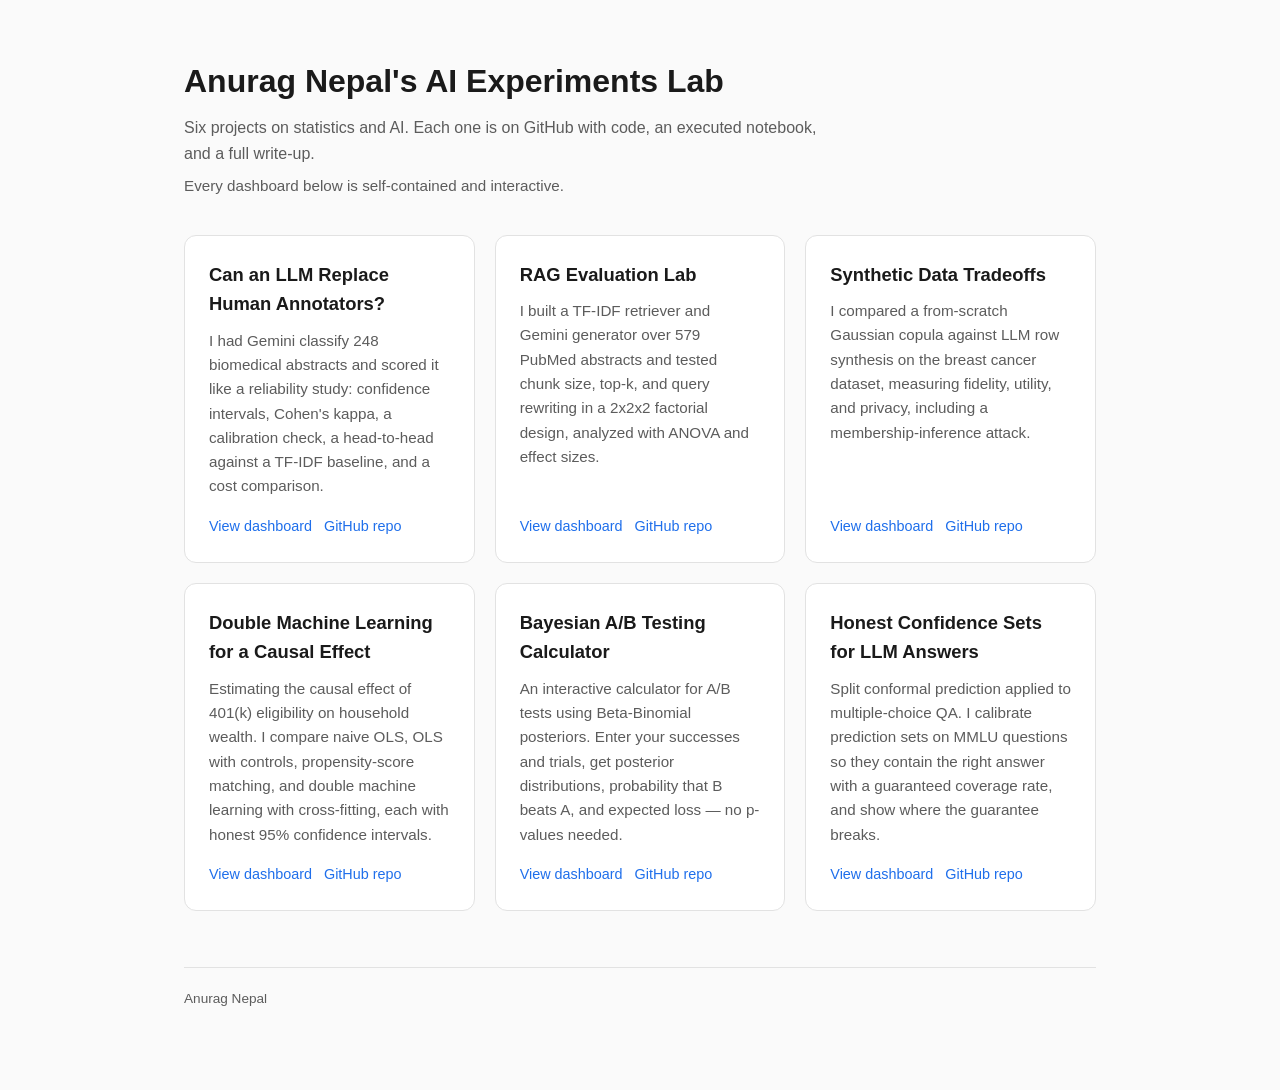
<file: index.html>
<!DOCTYPE html>
<html lang="en">
<head>
<meta charset="utf-8">
<meta name="viewport" content="width=device-width, initial-scale=1">
<title>Anurag Nepal's AI Experiments Lab</title>
<meta name="description" content="Six hands-on AI and statistics projects by Anurag Nepal: LLM annotator reliability, RAG evaluation, synthetic data tradeoffs, double machine learning, Bayesian A/B testing, and conformal prediction for LLMs.">
<style>
  :root { --ink: #1a1a1a; --muted: #5c5c5c; --line: #e2e2e2; --accent: #1f6feb; --bg: #fafafa; }
  * { box-sizing: border-box; }
  body { font-family: -apple-system, "Segoe UI", Roboto, Helvetica, Arial, sans-serif; color: var(--ink); background: var(--bg); margin: 0; line-height: 1.6; }
  .wrap { max-width: 960px; margin: 0 auto; padding: 56px 24px 80px; }
  header h1 { font-size: 2rem; margin: 0 0 8px; }
  header p { color: var(--muted); max-width: 640px; margin: 0 0 8px; }
  header .note { font-size: 0.95rem; }
  .grid { display: grid; grid-template-columns: repeat(auto-fit, minmax(280px, 1fr)); gap: 20px; margin-top: 36px; }
  .card { background: #fff; border: 1px solid var(--line); border-radius: 12px; padding: 24px; display: flex; flex-direction: column; }
  .card h2 { font-size: 1.15rem; margin: 0 0 10px; }
  .card h2 a { color: var(--ink); text-decoration: none; }
  .card h2 a:hover { color: var(--accent); }
  .card p { color: var(--muted); font-size: 0.95rem; margin: 0 0 16px; flex: 1; }
  .links { display: flex; gap: 12px; font-size: 0.9rem; }
  .links a { color: var(--accent); text-decoration: none; }
  .links a:hover { text-decoration: underline; }
  footer { margin-top: 56px; color: var(--muted); font-size: 0.85rem; border-top: 1px solid var(--line); padding-top: 20px; }
</style>
</head>
<body>
<div class="wrap">
  <header>
    <h1>Anurag Nepal's AI Experiments Lab</h1>
    <p>Six projects on statistics and AI. Each one is on GitHub with code, an executed notebook, and a full write-up.</p>
    <p class="note">Every dashboard below is self-contained and interactive.</p>
  </header>

  <div class="grid">
    <div class="card">
      <h2><a href="/llm-annotator-reliability">Can an LLM Replace Human Annotators?</a></h2>
      <p>I had Gemini classify 248 biomedical abstracts and scored it like a reliability study: confidence intervals, Cohen's kappa, a calibration check, a head-to-head against a TF-IDF baseline, and a cost comparison.</p>
      <div class="links">
        <a href="/llm-annotator-reliability">View dashboard</a>
        <a href="https://github.com/nepalanurag/llm-annotator-reliability">GitHub repo</a>
      </div>
    </div>

    <div class="card">
      <h2><a href="/rag-eval-lab">RAG Evaluation Lab</a></h2>
      <p>I built a TF-IDF retriever and Gemini generator over 579 PubMed abstracts and tested chunk size, top-k, and query rewriting in a 2x2x2 factorial design, analyzed with ANOVA and effect sizes.</p>
      <div class="links">
        <a href="/rag-eval-lab">View dashboard</a>
        <a href="https://github.com/nepalanurag/rag-eval-lab">GitHub repo</a>
      </div>
    </div>

    <div class="card">
      <h2><a href="/synthetic-data-tradeoffs">Synthetic Data Tradeoffs</a></h2>
      <p>I compared a from-scratch Gaussian copula against LLM row synthesis on the breast cancer dataset, measuring fidelity, utility, and privacy, including a membership-inference attack.</p>
      <div class="links">
        <a href="/synthetic-data-tradeoffs">View dashboard</a>
        <a href="https://github.com/nepalanurag/synthetic-data-tradeoffs">GitHub repo</a>
      </div>
    </div>

    <div class="card">
      <h2><a href="/causal-double-ml">Double Machine Learning for a Causal Effect</a></h2>
      <p>Estimating the causal effect of 401(k) eligibility on household wealth. I compare naive OLS, OLS with controls, propensity-score matching, and double machine learning with cross-fitting, each with honest 95% confidence intervals.</p>
      <div class="links">
        <a href="/causal-double-ml">View dashboard</a>
        <a href="https://github.com/nepalanurag/causal-double-ml">GitHub repo</a>
      </div>
    </div>

    <div class="card">
      <h2><a href="/bayes-ab-testing">Bayesian A/B Testing Calculator</a></h2>
      <p>An interactive calculator for A/B tests using Beta-Binomial posteriors. Enter your successes and trials, get posterior distributions, probability that B beats A, and expected loss — no p-values needed.</p>
      <div class="links">
        <a href="/bayes-ab-testing">View dashboard</a>
        <a href="https://github.com/nepalanurag/bayes-ab-testing">GitHub repo</a>
      </div>
    </div>

    <div class="card">
      <h2><a href="/conformal-llm">Honest Confidence Sets for LLM Answers</a></h2>
      <p>Split conformal prediction applied to multiple-choice QA. I calibrate prediction sets on MMLU questions so they contain the right answer with a guaranteed coverage rate, and show where the guarantee breaks.</p>
      <div class="links">
        <a href="/conformal-llm">View dashboard</a>
        <a href="https://github.com/nepalanurag/conformal-llm">GitHub repo</a>
      </div>
    </div>
  </div>

  <footer>
    Anurag Nepal
  </footer>
</div>
</body>
</html>
</file>
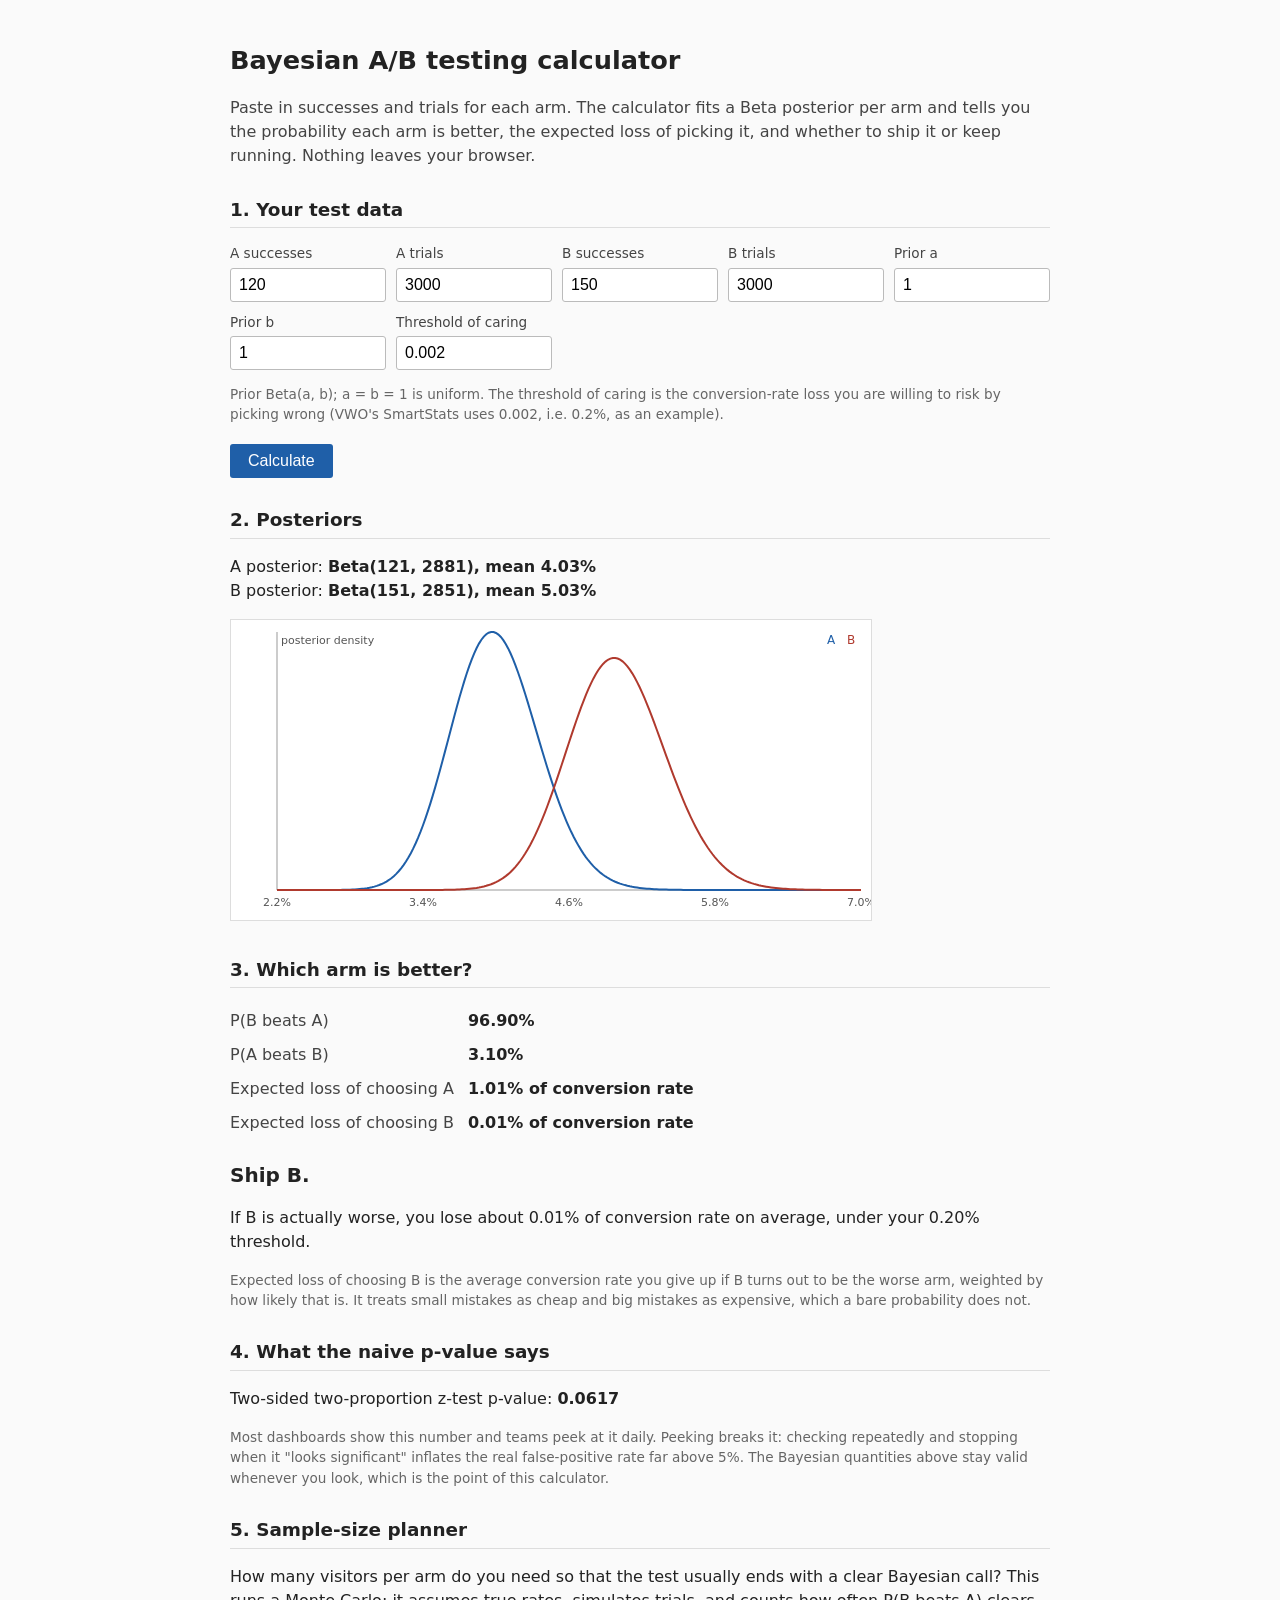
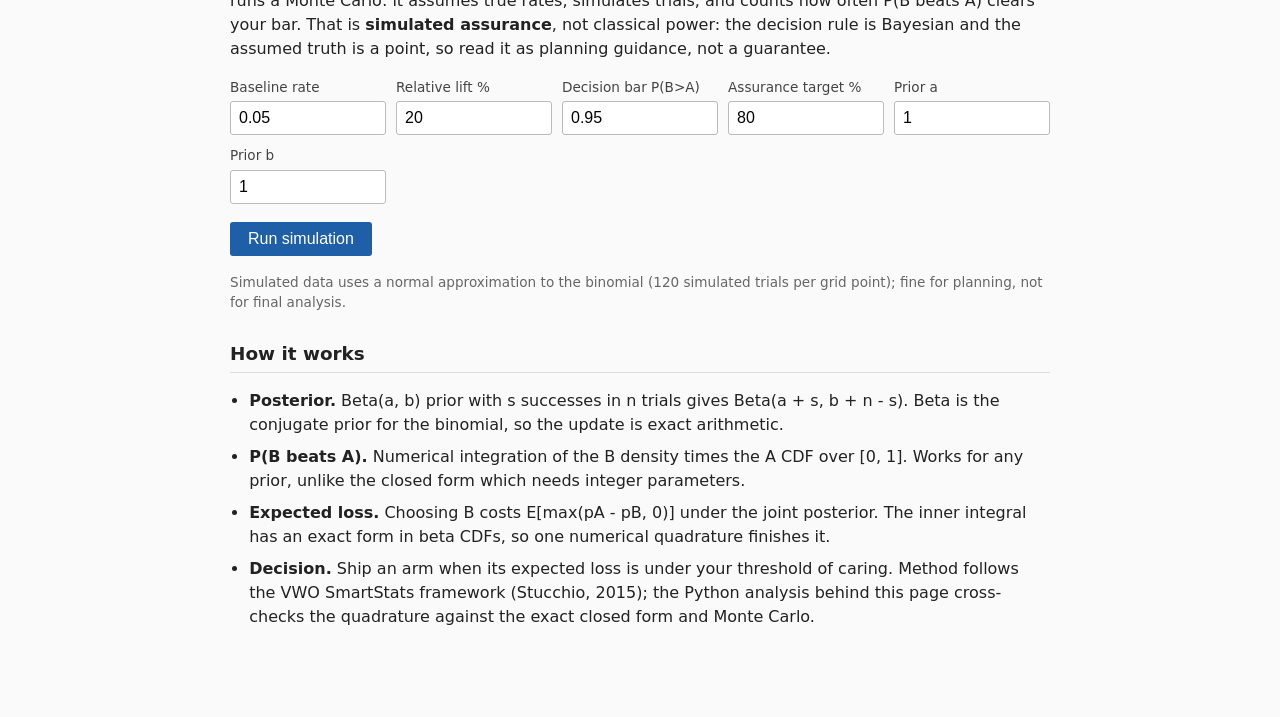
<file: bayes-ab-testing/index.html>
<!DOCTYPE html>
<html lang="en">
<head>
<meta charset="utf-8">
<meta name="viewport" content="width=device-width, initial-scale=1">
<title>Bayesian A/B testing calculator</title>
<meta name="description" content="Paste in successes and trials per arm; get Beta posteriors, P(B beats A), expected loss, a ship/keep-running call, and a simulation-based sample-size planner.">
<link rel="stylesheet" href="style.css">
</head>
<body>
<main>
  <h1>Bayesian A/B testing calculator</h1>
  <p class="lede">Paste in successes and trials for each arm. The calculator fits a
  Beta posterior per arm and tells you the probability each arm is better,
  the expected loss of picking it, and whether to ship it or keep running.
  Nothing leaves your browser.</p>

  <section>
    <h2>1. Your test data</h2>
    <div class="grid">
      <label>A successes <input id="sA" type="number" value="120" min="0"></label>
      <label>A trials <input id="nA" type="number" value="3000" min="1"></label>
      <label>B successes <input id="sB" type="number" value="150" min="0"></label>
      <label>B trials <input id="nB" type="number" value="3000" min="1"></label>
      <label>Prior a <input id="pa" type="number" value="1" min="0.01" step="any"></label>
      <label>Prior b <input id="pb" type="number" value="1" min="0.01" step="any"></label>
      <label>Threshold of caring <input id="eps" type="number" value="0.002" min="0.0001" step="any"></label>
    </div>
    <p class="hint">Prior Beta(a, b); a = b = 1 is uniform. The threshold of caring
    is the conversion-rate loss you are willing to risk by picking wrong
    (VWO's SmartStats uses 0.002, i.e. 0.2%, as an example).</p>
    <button id="calcBtn">Calculate</button>
    <p id="err" class="err"></p>
  </section>

  <section>
    <h2>2. Posteriors</h2>
    <p>A posterior: <b id="postA"></b><br>
       B posterior: <b id="postB"></b></p>
    <canvas id="plot" width="640" height="300"></canvas>
  </section>

  <section>
    <h2>3. Which arm is better?</h2>
    <table>
      <tr><td>P(B beats A)</td><td><b id="pBeatB"></b></td></tr>
      <tr><td>P(A beats B)</td><td><b id="pBeatA"></b></td></tr>
      <tr><td>Expected loss of choosing A</td><td><b id="lossA"></b></td></tr>
      <tr><td>Expected loss of choosing B</td><td><b id="lossB"></b></td></tr>
    </table>
    <p class="decision" id="decision"></p>
    <p id="decisionWhy"></p>
    <p class="hint">Expected loss of choosing B is the average conversion rate you
    give up if B turns out to be the worse arm, weighted by how likely that is.
    It treats small mistakes as cheap and big mistakes as expensive, which a
    bare probability does not.</p>
  </section>

  <section>
    <h2>4. What the naive p-value says</h2>
    <p>Two-sided two-proportion z-test p-value: <b id="pval"></b></p>
    <p class="hint">Most dashboards show this number and teams peek at it daily.
    Peeking breaks it: checking repeatedly and stopping when it "looks significant"
    inflates the real false-positive rate far above 5%. The Bayesian quantities
    above stay valid whenever you look, which is the point of this calculator.</p>
  </section>

  <section>
    <h2>5. Sample-size planner</h2>
    <p>How many visitors per arm do you need so that the test usually ends with a
    clear Bayesian call? This runs a Monte Carlo: it assumes true rates, simulates
    trials, and counts how often P(B beats A) clears your bar. That is
    <b>simulated assurance</b>, not classical power: the decision rule is Bayesian
    and the assumed truth is a point, so read it as planning guidance, not a guarantee.</p>
    <div class="grid">
      <label>Baseline rate <input id="ppA" type="number" value="0.05" step="any" min="0.001" max="0.999"></label>
      <label>Relative lift % <input id="plift" type="number" value="20" step="any" min="0.1"></label>
      <label>Decision bar P(B&gt;A) <input id="ptau" type="number" value="0.95" step="any" min="0.5" max="0.999"></label>
      <label>Assurance target % <input id="ptarget" type="number" value="80" step="any" min="1" max="99"></label>
      <label>Prior a <input id="ppa" type="number" value="1" min="0.01" step="any"></label>
      <label>Prior b <input id="ppb" type="number" value="1" min="0.01" step="any"></label>
    </div>
    <button id="planBtn">Run simulation</button>
    <p id="planErr" class="err"></p>
    <p id="planOut"></p>
    <p class="hint">Simulated data uses a normal approximation to the binomial
    (120 simulated trials per grid point); fine for planning, not for final analysis.</p>
  </section>

  <section>
    <h2>How it works</h2>
    <ul>
      <li><b>Posterior.</b> Beta(a, b) prior with s successes in n trials gives
      Beta(a + s, b + n - s). Beta is the conjugate prior for the binomial, so
      the update is exact arithmetic.</li>
      <li><b>P(B beats A).</b> Numerical integration of the B density times the
      A CDF over [0, 1]. Works for any prior, unlike the closed form which needs
      integer parameters.</li>
      <li><b>Expected loss.</b> Choosing B costs E[max(pA - pB, 0)] under the
      joint posterior. The inner integral has an exact form in beta CDFs, so one
      numerical quadrature finishes it.</li>
      <li><b>Decision.</b> Ship an arm when its expected loss is under your
      threshold of caring. Method follows the VWO SmartStats framework
      (Stucchio, 2015); the Python analysis behind this page cross-checks the
      quadrature against the exact closed form and Monte Carlo.</li>
    </ul>
  </section>
</main>
<script src="app.js"></script>
</body>
</html>
</file>
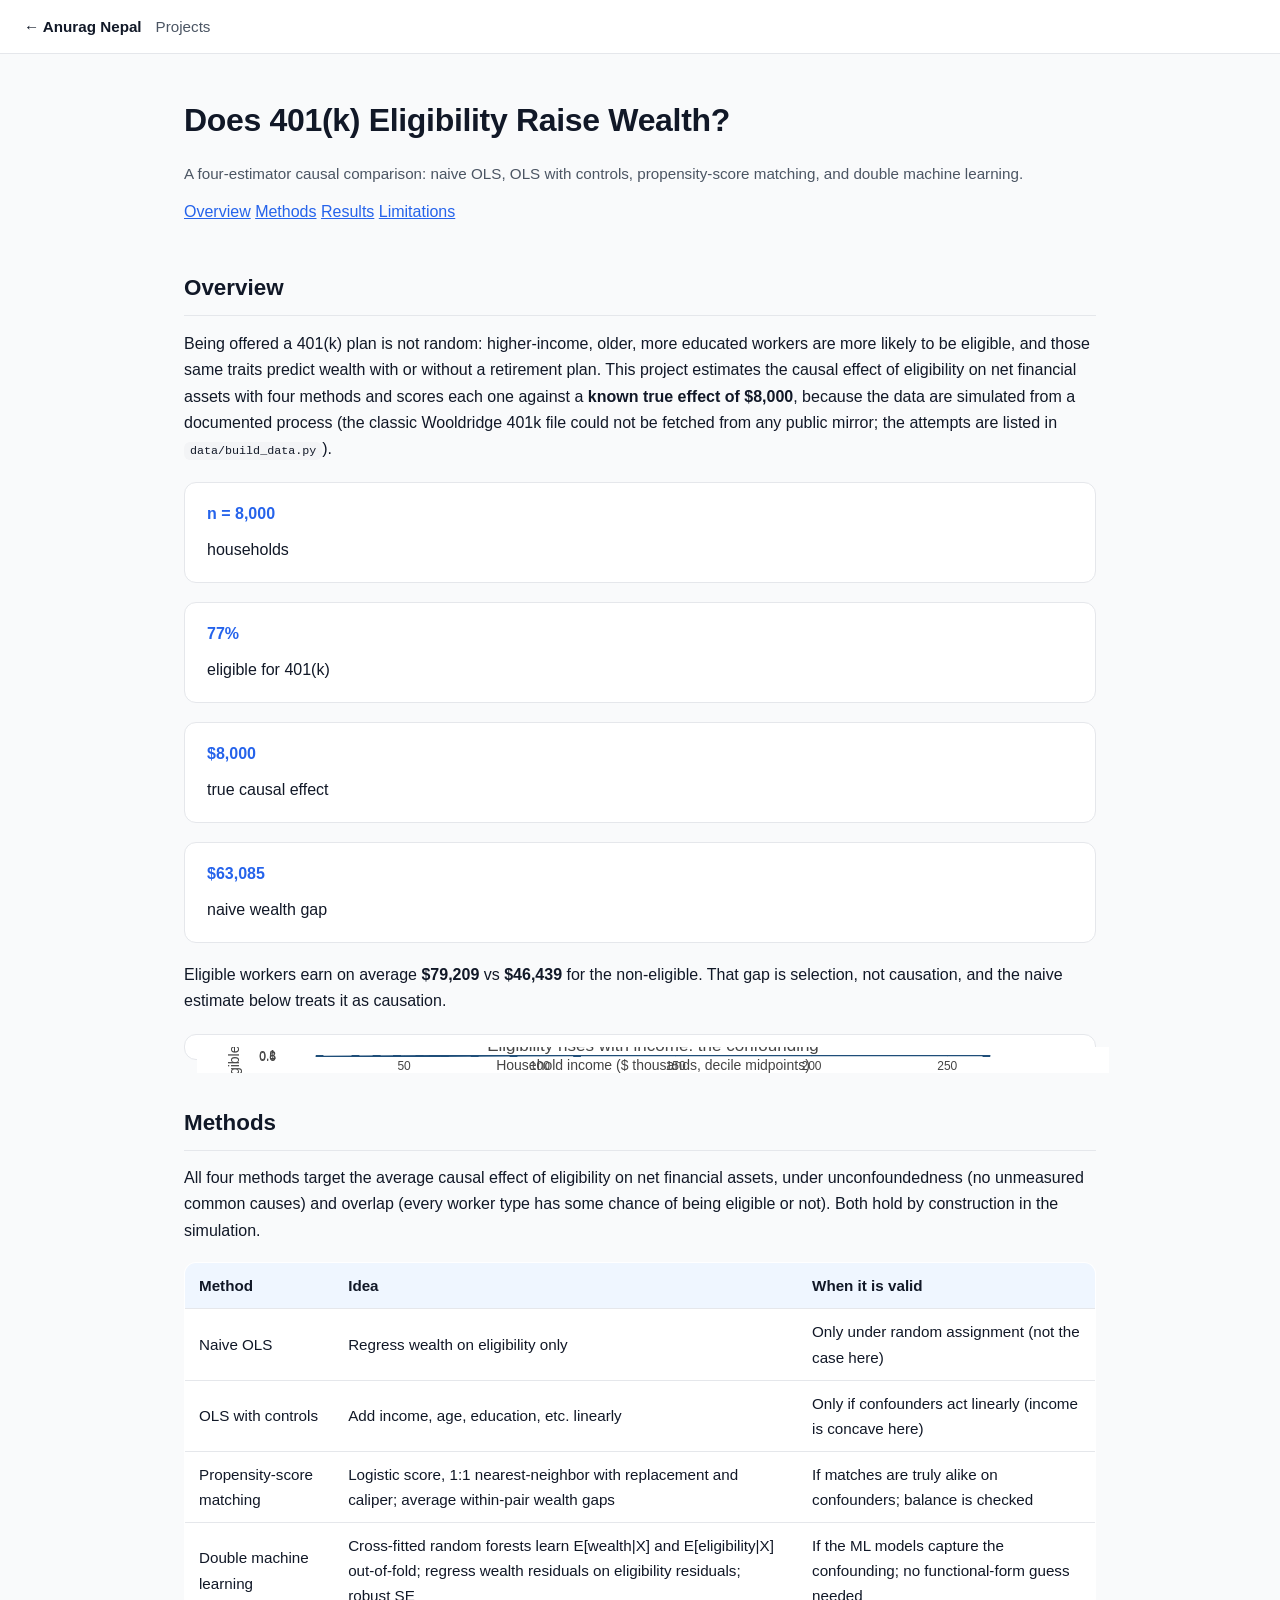
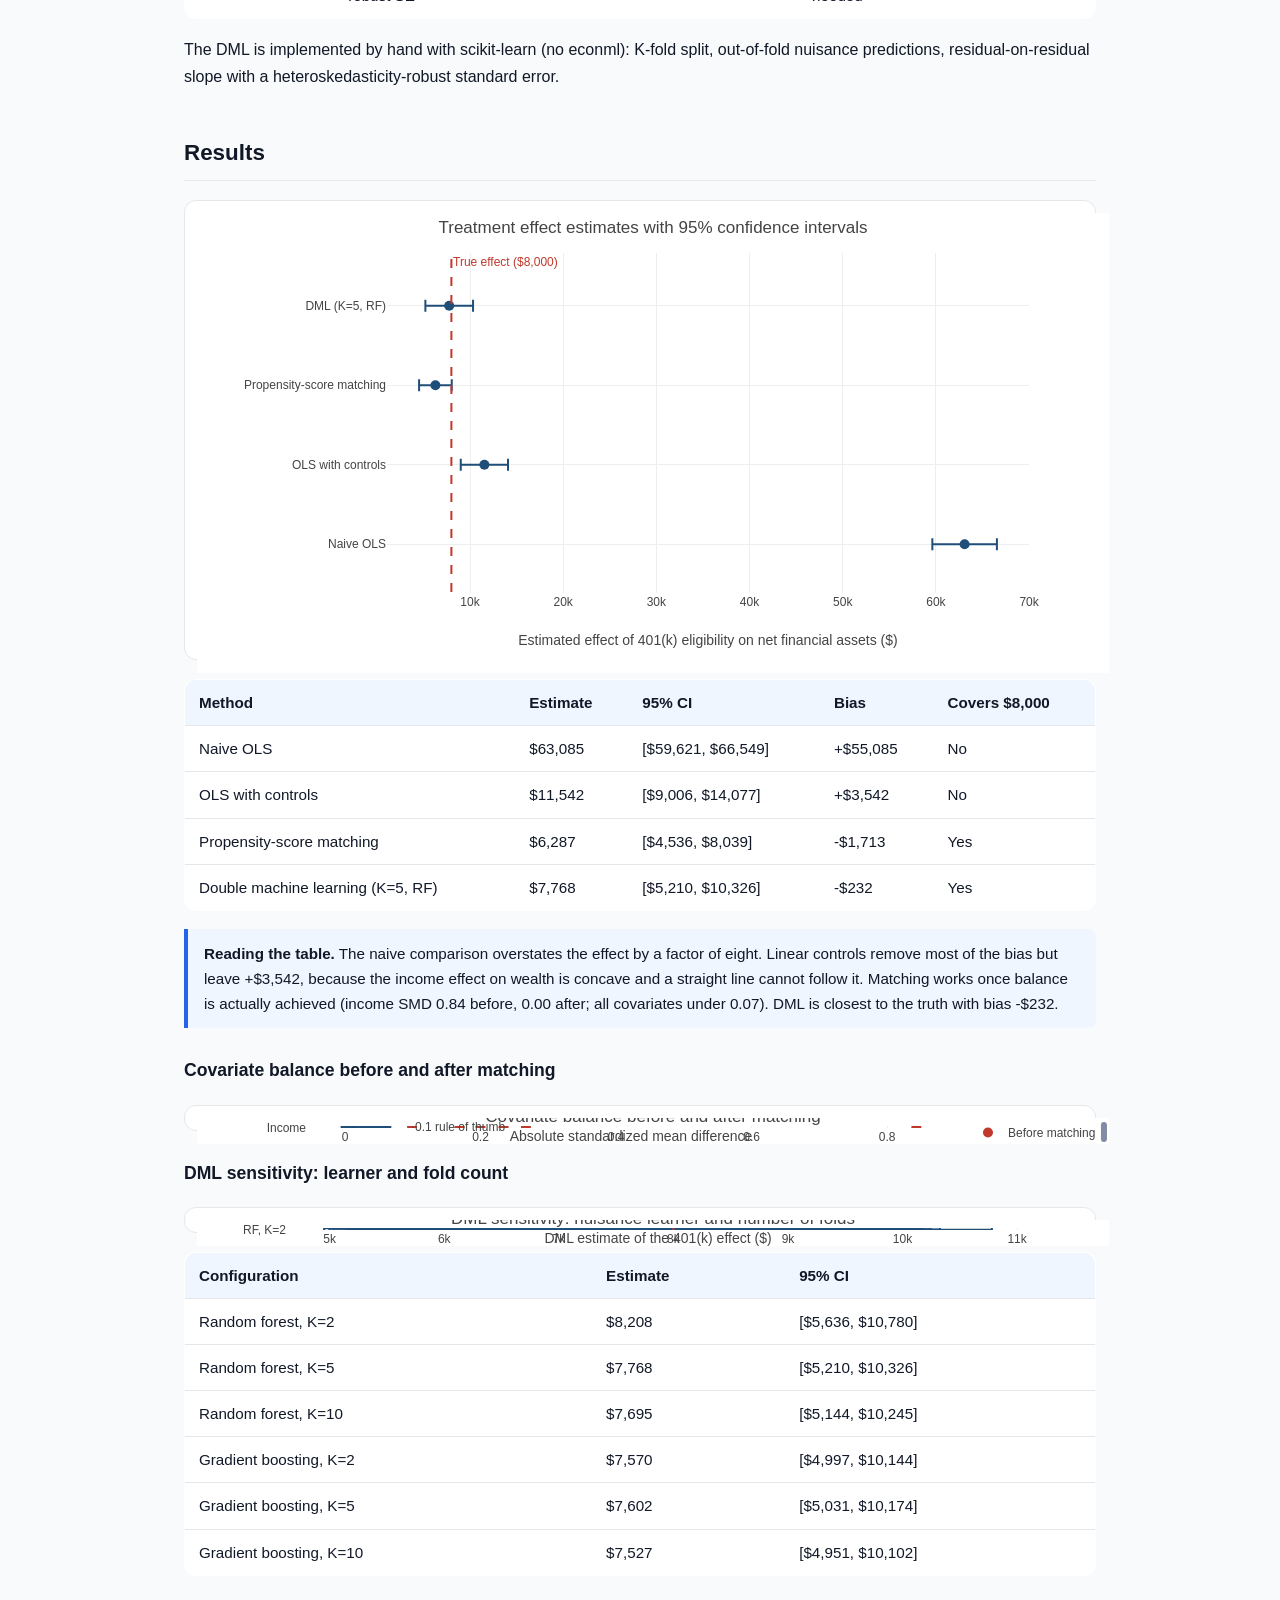
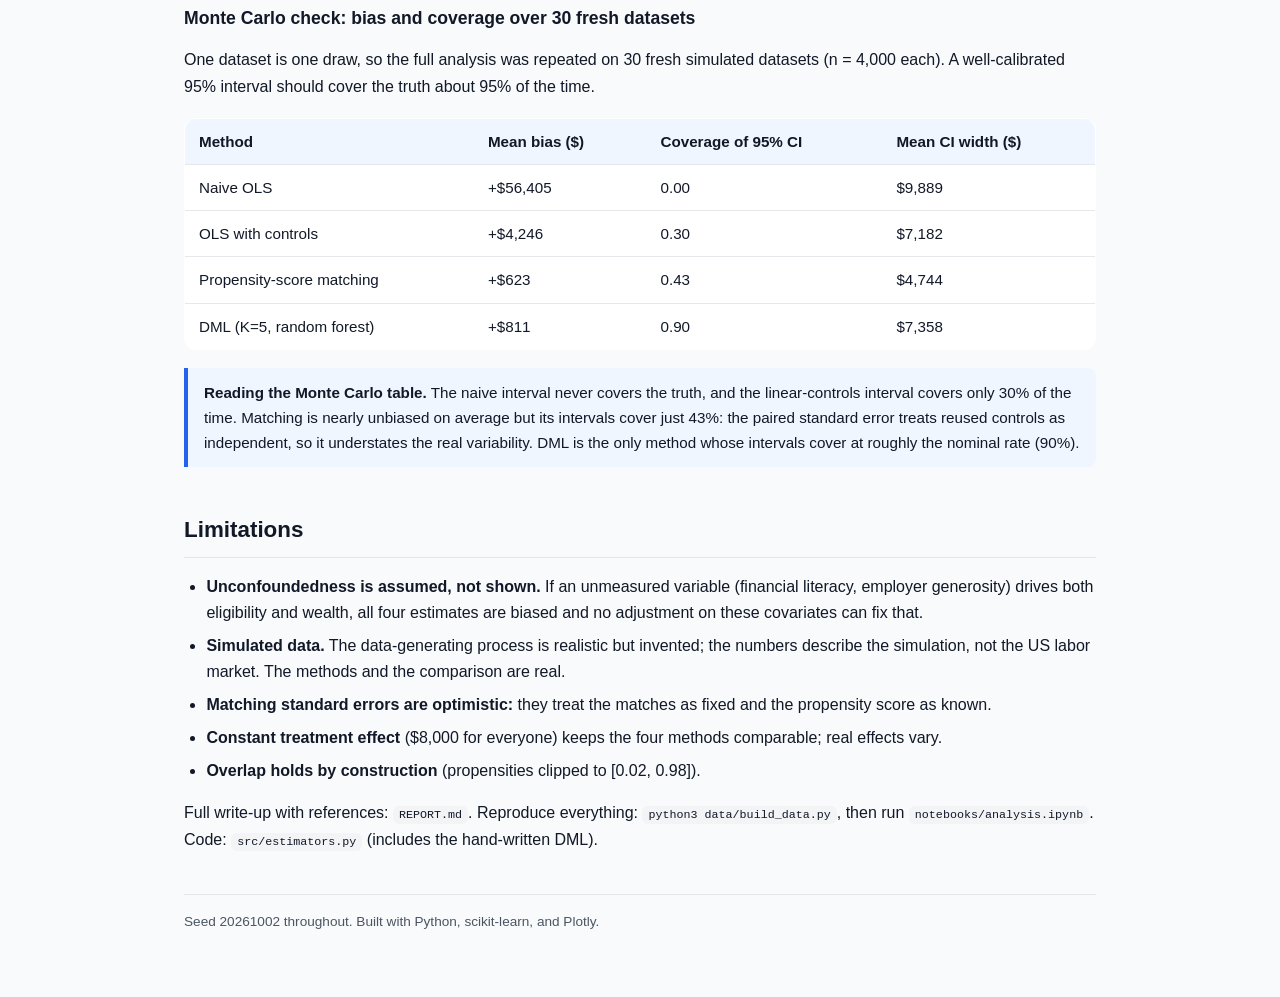
<file: causal-double-ml/index.html>
<!DOCTYPE html>
<html lang="en">
<head>
<meta charset="utf-8">
<meta name="viewport" content="width=device-width, initial-scale=1">
<title>Does 401(k) Eligibility Raise Wealth? | Double Machine Learning</title>
<script src="https://cdn.plot.ly/plotly-2.35.2.min.js"></script>
<style>
  :root {
    --bg: #f9fafb;
    --card: #ffffff;
    --ink: #111827;
    --muted: #4b5563;
    --line: #e5e7eb;
    --accent: #2563eb;
    --accent-soft: #eff6ff;
  }
  * { box-sizing: border-box; }
  body {
    font-family: ui-sans-serif, -apple-system, "Segoe UI", Roboto, Helvetica, Arial, sans-serif;
    color: var(--ink); background: var(--bg); margin: 0; line-height: 1.65;
  }
  .topnav {
    background: var(--card); border-bottom: 1px solid var(--line);
    padding: 14px 24px; display: flex; align-items: center; gap: 14px;
    font-size: 0.95rem; position: sticky; top: 0; z-index: 10;
  }
  .topnav a { color: var(--ink); text-decoration: none; font-weight: 600; }
  .topnav a:hover { color: var(--accent); }
  .topnav span { color: var(--muted); }
  .page { max-width: 960px; margin: 0 auto; padding: 40px 24px 64px; }
  h1 { font-size: 2rem; margin: 0 0 0.3em; letter-spacing: -0.01em; }
  h2 { font-size: 1.4rem; margin: 2em 0 0.6em; padding-bottom: 8px; border-bottom: 1px solid var(--line); }
  h3 { font-size: 1.1rem; margin: 1.6em 0 0.5em; }
  .byline, .sub { color: var(--muted); font-size: 0.95rem; }
  a { color: var(--accent); }
  p { margin: 0.9em 0; }
  section { margin-bottom: 1em; }
  code { background: #f3f4f6; padding: 2px 6px; border-radius: 6px; font-size: 0.9em; }
  .statgrid { display: grid; grid-template-columns: repeat(auto-fit, minmax(210px, 1fr)); gap: 16px; margin: 1.4em 0; }
  .stat { background: var(--card); border: 1px solid var(--line); border-radius: 12px; padding: 16px 18px; }
  .stat .v { font-size: 1.6rem; font-weight: 700; color: var(--accent); }
  .stat .l { font-size: 0.85rem; color: var(--muted); margin-top: 4px; }
  .card { background: var(--card); border: 1px solid var(--line); border-radius: 12px; padding: 20px 22px; margin: 1.2em 0; }
  .card h3 { margin-top: 0; }
  .desc { color: var(--muted); font-size: 0.9rem; }
  .best { font-size: 0.95rem; margin: 12px 0 0; }
  .kpi { background: var(--card); border: 1px solid var(--line); border-radius: 12px; padding: 18px 22px; margin: 1.2em 0; display: grid; gap: 10px; }
  .kpi b { color: var(--accent); margin-right: 8px; }
  .plot, .chart { background: var(--card); border: 1px solid var(--line); border-radius: 12px; padding: 12px; margin: 1.2em 0; }
  .chart { width: 100%; height: 420px; }
  table { border-collapse: collapse; width: 100%; margin: 1.2em 0; font-size: 0.95rem; background: var(--card); border: 1px solid var(--line); border-radius: 12px; overflow: hidden; }
  th, td { padding: 10px 14px; text-align: left; border-bottom: 1px solid var(--line); }
  th { background: var(--accent-soft); font-weight: 600; }
  tr:last-child td { border-bottom: none; }
  .note { background: var(--accent-soft); border-left: 4px solid var(--accent); padding: 12px 16px; margin: 1.2em 0; font-size: 0.95rem; border-radius: 0 8px 8px 0; }
  img.fig { max-width: 100%; border: 1px solid var(--line); border-radius: 12px; margin: 1em 0; }
  ul, ol { padding-left: 1.4em; }
  li { margin: 0.4em 0; }
  footer { margin-top: 3em; color: var(--muted); font-size: 0.85rem; border-top: 1px solid var(--line); padding-top: 16px; }
</style>
</head>
<body>
<nav class="topnav"><a href="https://anurag-nepal-portfolio.vercel.app/">&larr; Anurag Nepal</a><span>Projects</span></nav>
<div class="page">

<h1>Does 401(k) Eligibility Raise Wealth?</h1>
<p class="sub">A four-estimator causal comparison: naive OLS, OLS with controls, propensity-score matching, and double machine learning.</p>

<nav>
  <a href="#overview">Overview</a>
  <a href="#methods">Methods</a>
  <a href="#results">Results</a>
  <a href="#limitations">Limitations</a>
</nav>

<section id="overview">
<h2>Overview</h2>
<p>Being offered a 401(k) plan is not random: higher-income, older, more educated workers are more likely to be eligible, and those same traits predict wealth with or without a retirement plan. This project estimates the causal effect of eligibility on net financial assets with four methods and scores each one against a <b>known true effect of $8,000</b>, because the data are simulated from a documented process (the classic Wooldridge 401k file could not be fetched from any public mirror; the attempts are listed in <code>data/build_data.py</code>).</p>
<div>
  <div class="kpi"><b>n = 8,000</b>households</div>
  <div class="kpi"><b>77%</b>eligible for 401(k)</div>
  <div class="kpi"><b>$8,000</b>true causal effect</div>
  <div class="kpi"><b>$63,085</b>naive wealth gap</div>
</div>
<p>Eligible workers earn on average <b>$79,209</b> vs <b>$46,439</b> for the non-eligible. That gap is selection, not causation, and the naive estimate below treats it as causation.</p>
<div id="confPlot" class="plot"></div>
</section>

<section id="methods">
<h2>Methods</h2>
<p>All four methods target the average causal effect of eligibility on net financial assets, under unconfoundedness (no unmeasured common causes) and overlap (every worker type has some chance of being eligible or not). Both hold by construction in the simulation.</p>
<table>
  <tr><th>Method</th><th>Idea</th><th>When it is valid</th></tr>
  <tr><td>Naive OLS</td><td>Regress wealth on eligibility only</td><td>Only under random assignment (not the case here)</td></tr>
  <tr><td>OLS with controls</td><td>Add income, age, education, etc. linearly</td><td>Only if confounders act linearly (income is concave here)</td></tr>
  <tr><td>Propensity-score matching</td><td>Logistic score, 1:1 nearest-neighbor with replacement and caliper; average within-pair wealth gaps</td><td>If matches are truly alike on confounders; balance is checked</td></tr>
  <tr><td>Double machine learning</td><td>Cross-fitted random forests learn E[wealth|X] and E[eligibility|X] out-of-fold; regress wealth residuals on eligibility residuals; robust SE</td><td>If the ML models capture the confounding; no functional-form guess needed</td></tr>
</table>
<p>The DML is implemented by hand with scikit-learn (no econml): K-fold split, out-of-fold nuisance predictions, residual-on-residual slope with a heteroskedasticity-robust standard error.</p>
</section>

<section id="results">
<h2>Results</h2>
<div id="forestPlot" class="plot" style="height:460px"></div>
<table>
  <tr><th>Method</th><th>Estimate</th><th>95% CI</th><th>Bias</th><th>Covers $8,000</th></tr>
  <tr><td>Naive OLS</td><td>$63,085</td><td>[$59,621, $66,549]</td><td>+$55,085</td><td>No</td></tr>
  <tr><td>OLS with controls</td><td>$11,542</td><td>[$9,006, $14,077]</td><td>+$3,542</td><td>No</td></tr>
  <tr><td>Propensity-score matching</td><td>$6,287</td><td>[$4,536, $8,039]</td><td>-$1,713</td><td>Yes</td></tr>
  <tr><td>Double machine learning (K=5, RF)</td><td>$7,768</td><td>[$5,210, $10,326]</td><td>-$232</td><td>Yes</td></tr>
</table>
<div class="note"><b>Reading the table.</b> The naive comparison overstates the effect by a factor of eight. Linear controls remove most of the bias but leave +$3,542, because the income effect on wealth is concave and a straight line cannot follow it. Matching works once balance is actually achieved (income SMD 0.84 before, 0.00 after; all covariates under 0.07). DML is closest to the truth with bias -$232.</div>
<h3>Covariate balance before and after matching</h3>
<div id="balancePlot" class="plot"></div>
<h3>DML sensitivity: learner and fold count</h3>
<div id="sensPlot" class="plot"></div>
<table>
  <tr><th>Configuration</th><th>Estimate</th><th>95% CI</th></tr>
  <tr><td>Random forest, K=2</td><td>$8,208</td><td>[$5,636, $10,780]</td></tr>
  <tr><td>Random forest, K=5</td><td>$7,768</td><td>[$5,210, $10,326]</td></tr>
  <tr><td>Random forest, K=10</td><td>$7,695</td><td>[$5,144, $10,245]</td></tr>
  <tr><td>Gradient boosting, K=2</td><td>$7,570</td><td>[$4,997, $10,144]</td></tr>
  <tr><td>Gradient boosting, K=5</td><td>$7,602</td><td>[$5,031, $10,174]</td></tr>
  <tr><td>Gradient boosting, K=10</td><td>$7,527</td><td>[$4,951, $10,102]</td></tr>
</table>
<h3>Monte Carlo check: bias and coverage over 30 fresh datasets</h3>
<p>One dataset is one draw, so the full analysis was repeated on 30 fresh simulated datasets (n = 4,000 each). A well-calibrated 95% interval should cover the truth about 95% of the time.</p>
<table id="mcTable">
  <tr><th>Method</th><th>Mean bias ($)</th><th>Coverage of 95% CI</th><th>Mean CI width ($)</th></tr>
  <tr><td>Naive OLS</td><td>+$56,405</td><td>0.00</td><td>$9,889</td></tr>
  <tr><td>OLS with controls</td><td>+$4,246</td><td>0.30</td><td>$7,182</td></tr>
  <tr><td>Propensity-score matching</td><td>+$623</td><td>0.43</td><td>$4,744</td></tr>
  <tr><td>DML (K=5, random forest)</td><td>+$811</td><td>0.90</td><td>$7,358</td></tr>
</table>
<div class="note"><b>Reading the Monte Carlo table.</b> The naive interval never covers the truth, and the linear-controls interval covers only 30% of the time. Matching is nearly unbiased on average but its intervals cover just 43%: the paired standard error treats reused controls as independent, so it understates the real variability. DML is the only method whose intervals cover at roughly the nominal rate (90%).</div>
</section>

<section id="limitations">
<h2>Limitations</h2>
<ul>
  <li><b>Unconfoundedness is assumed, not shown.</b> If an unmeasured variable (financial literacy, employer generosity) drives both eligibility and wealth, all four estimates are biased and no adjustment on these covariates can fix that.</li>
  <li><b>Simulated data.</b> The data-generating process is realistic but invented; the numbers describe the simulation, not the US labor market. The methods and the comparison are real.</li>
  <li><b>Matching standard errors are optimistic:</b> they treat the matches as fixed and the propensity score as known.</li>
  <li><b>Constant treatment effect</b> ($8,000 for everyone) keeps the four methods comparable; real effects vary.</li>
  <li><b>Overlap holds by construction</b> (propensities clipped to [0.02, 0.98]).</li>
</ul>
<p>Full write-up with references: <code>REPORT.md</code>. Reproduce everything: <code>python3 data/build_data.py</code>, then run <code>notebooks/analysis.ipynb</code>. Code: <code>src/estimators.py</code> (includes the hand-written DML).</p>
</section>

<footer>Seed 20261002 throughout. Built with Python, scikit-learn, and Plotly.</footer>

<script>
const BLUE = '#1f4e79', RED = '#c0392b', TRUTH = 8000;

// Confounding: eligibility rate by income decile
Plotly.newPlot('confPlot', [{
  x: [18.9, 32.1, 39.9, 47.4, 55.7, 65.0, 76.0, 90.3, 113.7, 264.4],
  y: [0.497, 0.611, 0.670, 0.685, 0.746, 0.800, 0.859, 0.900, 0.951, 0.975],
  mode: 'lines+markers', name: 'Share eligible',
  line: {color: BLUE}, marker: {color: BLUE, size: 8}
}], { title: 'Eligibility rises with income: the confounding',
      xaxis: {title: 'Household income ($ thousands, decile midpoints)'},
      yaxis: {title: 'Share eligible for 401(k)', range: [0.45, 1.02]},
      margin: {t: 40} }, {responsive: true});

// Forest plot
const methods = ['Naive OLS', 'OLS with controls', 'Propensity-score matching', 'DML (K=5, RF)'];
const est = [63085, 11542, 6287, 7768];
const lo  = [59621, 9006, 4536, 5210];
const hi  = [66549, 14077, 8039, 10326];
Plotly.newPlot('forestPlot', [{
  x: est, y: methods, mode: 'markers',
  error_x: {type: 'data', symmetric: false,
            array: hi.map((h,i)=>h-est[i]), arrayminus: est.map((e,i)=>e-lo[i]),
            color: BLUE, thickness: 2, width: 6},
  marker: {color: BLUE, size: 10}, name: 'Estimate with 95% CI'
}], { title: 'Treatment effect estimates with 95% confidence intervals',
      xaxis: {title: 'Estimated effect of 401(k) eligibility on net financial assets ($)'},
      shapes: [{type: 'line', x0: TRUTH, x1: TRUTH, y0: -0.6, y1: 3.6,
                line: {color: RED, dash: 'dash', width: 2}}],
      annotations: [{x: TRUTH, y: 3.55, text: 'True effect ($8,000)',
                     showarrow: false, xanchor: 'left', font: {color: RED}}],
      margin: {t: 40, l: 190} }, {responsive: true});

// Balance love plot
const covs = ['Income', 'Age', 'Education', 'Family size', 'Married', 'Has IRA', 'Owns home'];
const before = [0.843, 0.234, 0.169, 0.006, 0.200, 0.267, 0.099];
const after  = [0.001, 0.051, 0.013, 0.061, 0.039, 0.056, 0.027];
Plotly.newPlot('balancePlot', [
  {x: before, y: covs, mode: 'markers', name: 'Before matching',
   marker: {color: RED, size: 10}},
  {x: after, y: covs, mode: 'markers', name: 'After matching',
   marker: {color: BLUE, size: 10, symbol: 'square'}}
], { title: 'Covariate balance before and after matching',
     xaxis: {title: 'Absolute standardized mean difference'},
     shapes: [{type: 'line', x0: 0.1, x1: 0.1, y0: -0.6, y1: 6.6,
               line: {color: '#333', dash: 'dash', width: 1}}],
     annotations: [{x: 0.1, y: 6.55, text: '0.1 rule of thumb',
                    showarrow: false, xanchor: 'left'}],
     margin: {t: 40, l: 110} }, {responsive: true});

// Sensitivity plot
const sensLab = ['RF, K=2', 'RF, K=5', 'RF, K=10', 'GBM, K=2', 'GBM, K=5', 'GBM, K=10'];
const sensEst = [8208, 7768, 7695, 7570, 7602, 7527];
const sensLo  = [5636, 5210, 5144, 4997, 5031, 4951];
const sensHi  = [10780, 10326, 10245, 10144, 10174, 10102];
Plotly.newPlot('sensPlot', [{
  x: sensEst, y: sensLab, mode: 'markers',
  error_x: {type: 'data', symmetric: false,
            array: sensHi.map((h,i)=>h-sensEst[i]), arrayminus: sensEst.map((e,i)=>e-sensLo[i]),
            color: BLUE, thickness: 2, width: 5},
  marker: {color: BLUE, size: 9}, name: 'DML estimate with 95% CI'
}], { title: 'DML sensitivity: nuisance learner and number of folds',
      xaxis: {title: 'DML estimate of the 401(k) effect ($)'},
      shapes: [{type: 'line', x0: TRUTH, x1: TRUTH, y0: -0.6, y1: 5.6,
                line: {color: RED, dash: 'dash', width: 2}}],
      margin: {t: 40, l: 90} }, {responsive: true});
</script>
</div>
</body>
</html>
</file>
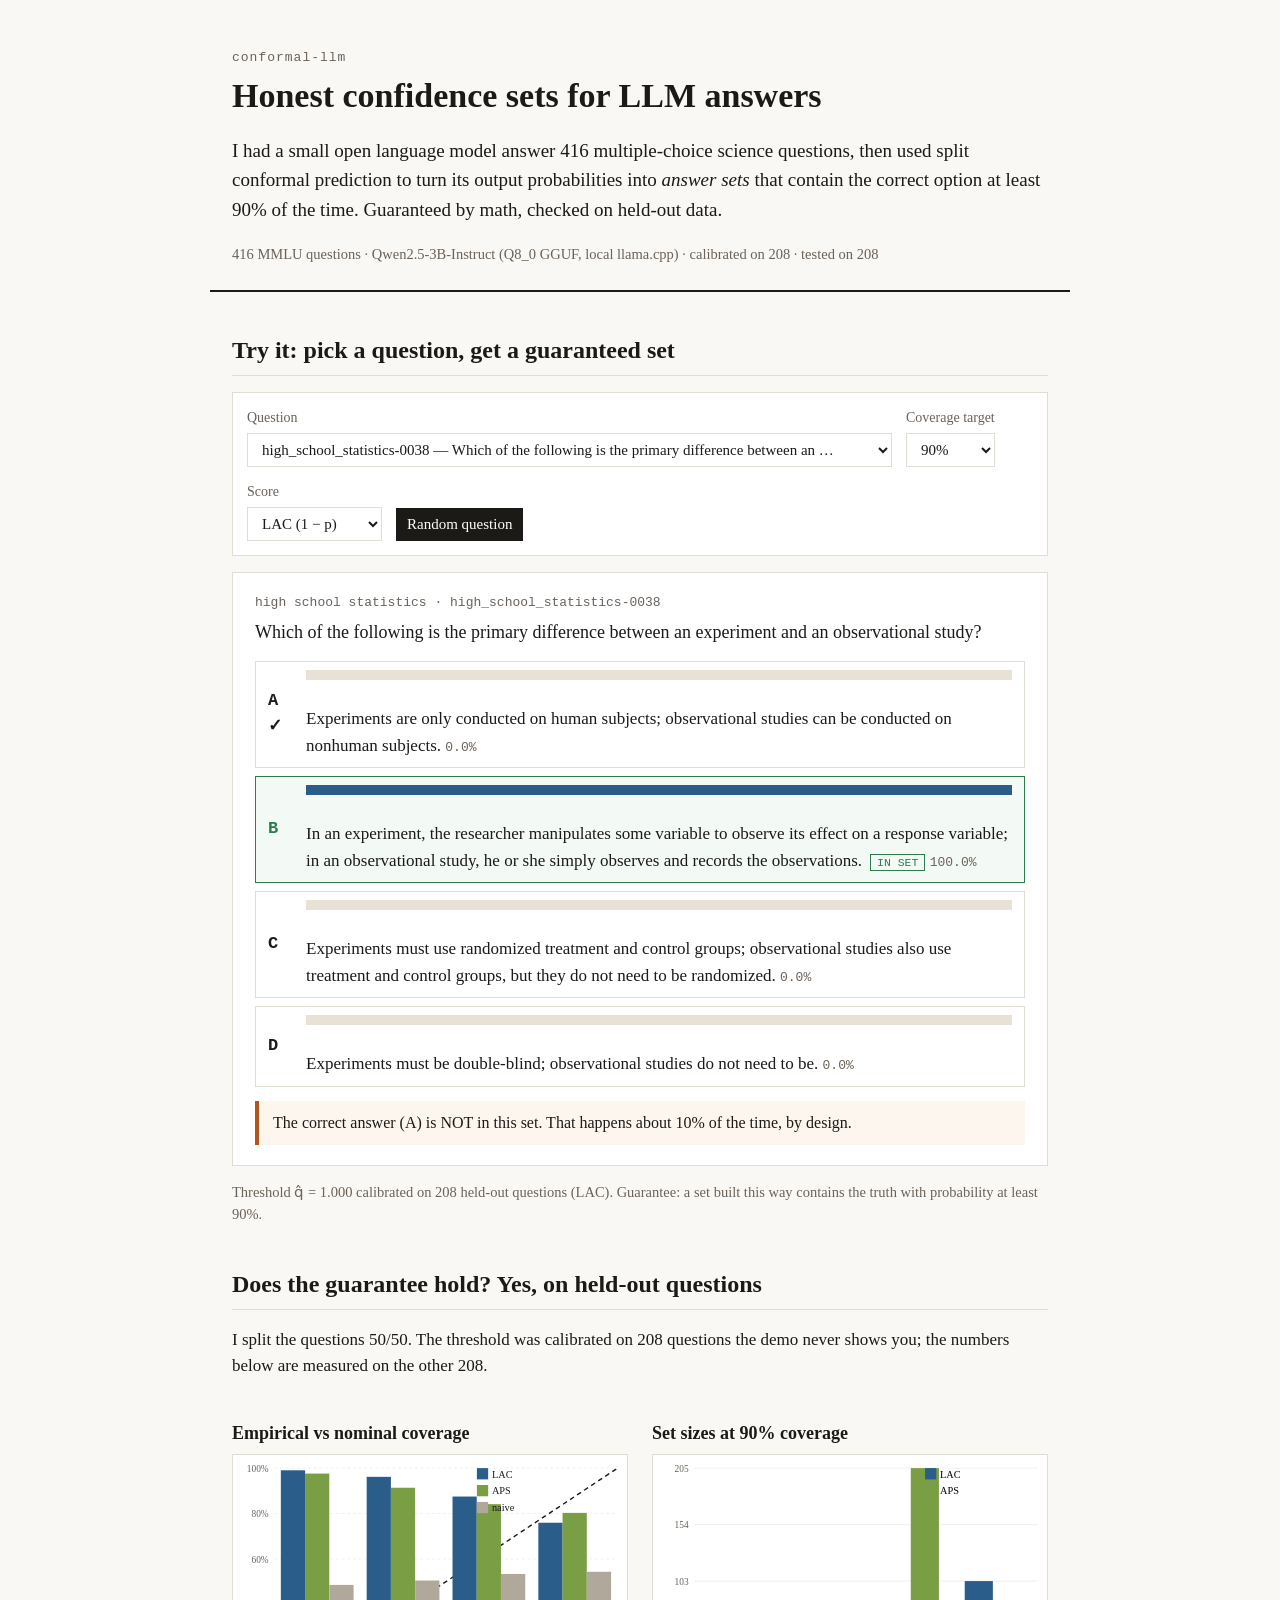
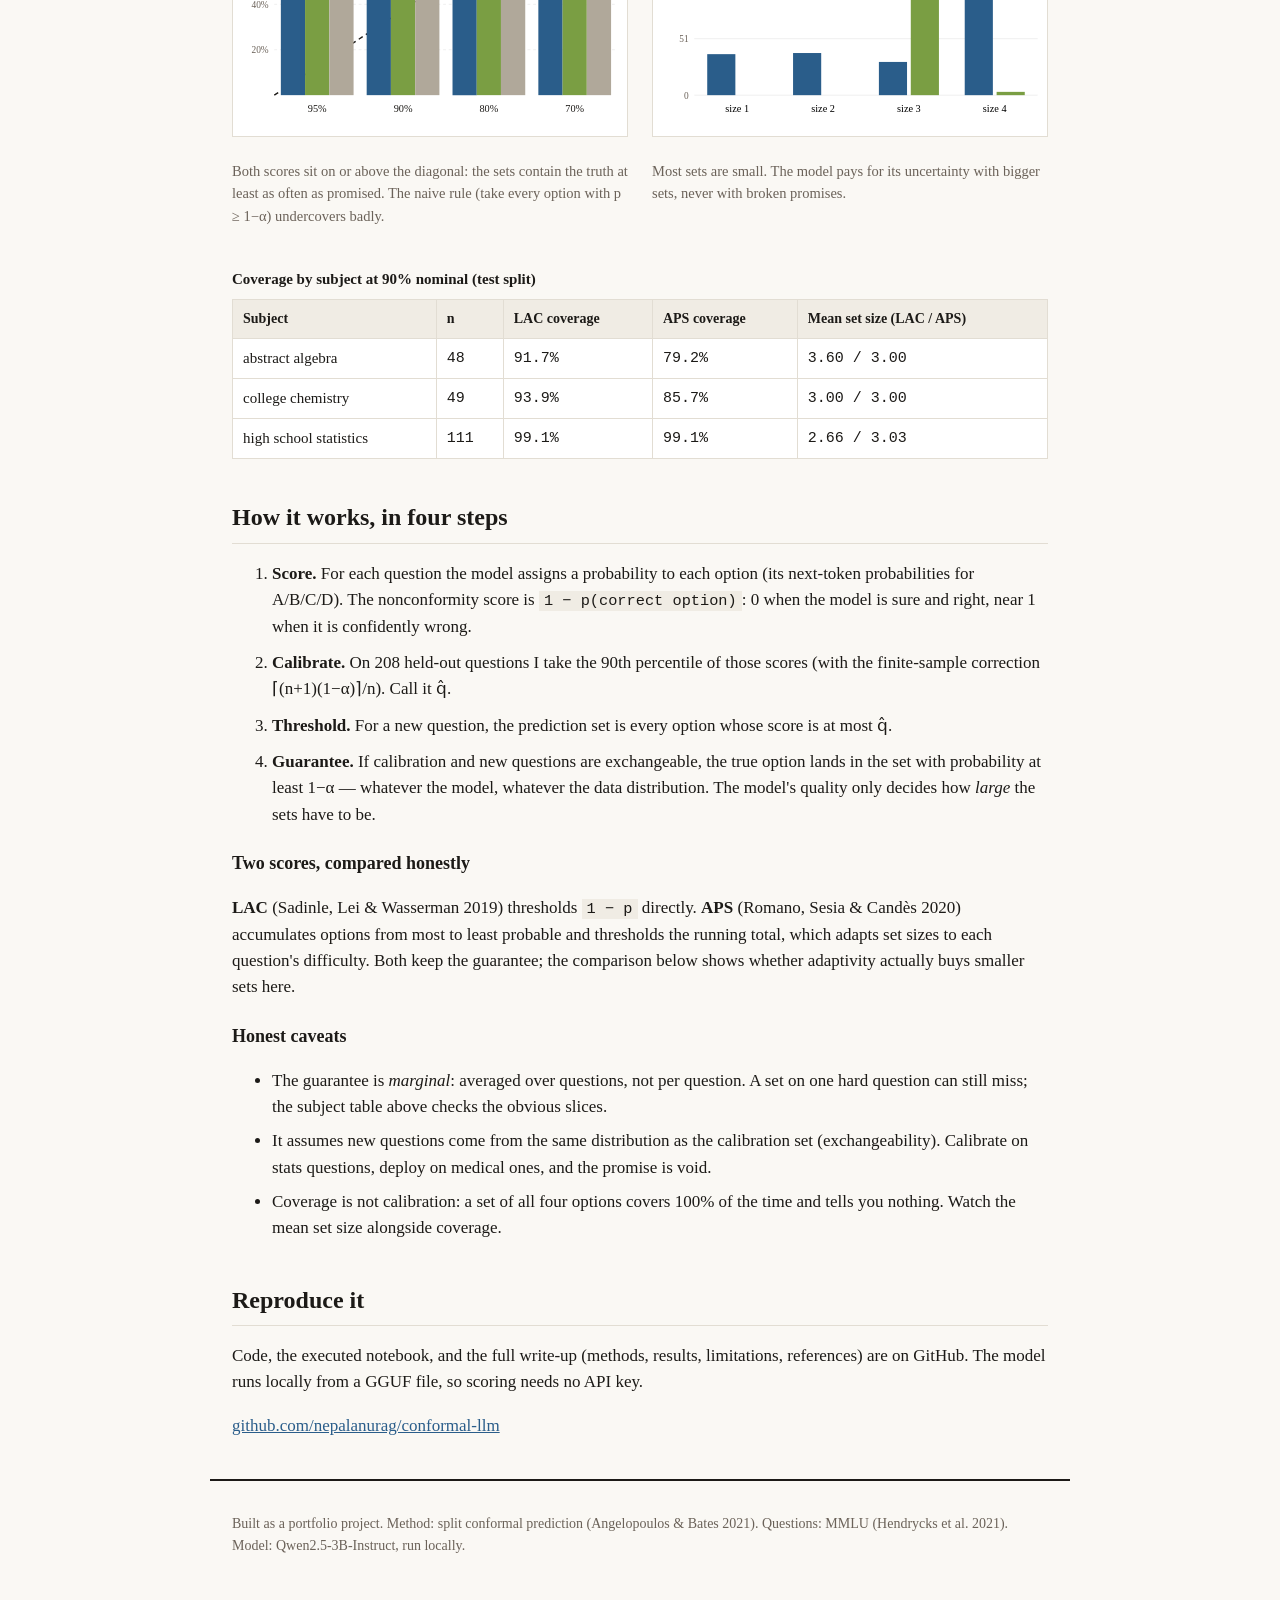
<file: conformal-llm/index.html>
<!DOCTYPE html>
<html lang="en">
<head>
<meta charset="utf-8">
<meta name="viewport" content="width=device-width, initial-scale=1">
<title>Honest confidence sets for LLM answers — conformal prediction demo</title>
<meta name="description" content="A language model answers 416 multiple-choice questions. Split conformal prediction turns its output probabilities into answer sets with a guaranteed 90% coverage. Interactive demo.">
<link rel="stylesheet" href="style.css">
</head>
<body>
<header>
  <p class="kicker">conformal-llm</p>
  <h1>Honest confidence sets for LLM answers</h1>
  <p class="lede">I had a small open language model answer 416 multiple-choice science questions,
  then used split conformal prediction to turn its output probabilities into <em>answer sets</em>
  that contain the correct option at least 90% of the time. Guaranteed by math, checked on held-out data.</p>
  <p class="meta" id="meta-line">loading results&hellip;</p>
</header>

<main>
<section id="demo">
  <h2>Try it: pick a question, get a guaranteed set</h2>
  <div class="controls">
    <label>Question
      <select id="q-select"></select>
    </label>
    <label>Coverage target
      <select id="alpha-select">
        <option value="0.05">95%</option>
        <option value="0.1" selected>90%</option>
        <option value="0.2">80%</option>
        <option value="0.3">70%</option>
      </select>
    </label>
    <label>Score
      <select id="method-select">
        <option value="lac" selected>LAC (1 &minus; p)</option>
        <option value="aps">APS (adaptive)</option>
      </select>
    </label>
    <button id="random-btn" type="button">Random question</button>
  </div>
  <div id="q-card">
    <p id="q-subject" class="subject"></p>
    <p id="q-text" class="question"></p>
    <div id="options"></div>
    <div id="verdict"></div>
  </div>
  <p class="fineprint" id="guarantee-line"></p>
</section>

<section id="evidence">
  <h2>Does the guarantee hold? Yes, on held-out questions</h2>
  <p>I split the questions 50/50. The threshold was calibrated on 208 questions the demo never shows
  you; the numbers below are measured on the other 208.</p>
  <div class="charts">
    <div class="chart">
      <h3>Empirical vs nominal coverage</h3>
      <svg id="coverage-chart" viewBox="0 0 420 300" role="img" aria-label="empirical versus nominal coverage"></svg>
      <p class="caption">Both scores sit on or above the diagonal: the sets contain the truth at least as
      often as promised. The naive rule (take every option with p &ge; 1&minus;&alpha;) undercovers badly.</p>
    </div>
    <div class="chart">
      <h3>Set sizes at 90% coverage</h3>
      <svg id="size-chart" viewBox="0 0 420 300" role="img" aria-label="prediction set size distribution"></svg>
      <p class="caption">Most sets are small. The model pays for its uncertainty with bigger sets, never with broken promises.</p>
    </div>
  </div>
  <table id="subject-table">
    <caption>Coverage by subject at 90% nominal (test split)</caption>
    <thead><tr><th>Subject</th><th>n</th><th>LAC coverage</th><th>APS coverage</th><th>Mean set size (LAC / APS)</th></tr></thead>
    <tbody></tbody>
  </table>
</section>

<section id="how">
  <h2>How it works, in four steps</h2>
  <ol class="steps">
    <li><strong>Score.</strong> For each question the model assigns a probability to each option
      (its next-token probabilities for A/B/C/D). The nonconformity score is
      <code>1 &minus; p(correct option)</code>: 0 when the model is sure and right, near 1 when it is confidently wrong.</li>
    <li><strong>Calibrate.</strong> On 208 held-out questions I take the 90th percentile of those scores
      (with the finite-sample correction &lceil;(n+1)(1&minus;&alpha;)&rceil;/n). Call it q&#770;.</li>
    <li><strong>Threshold.</strong> For a new question, the prediction set is every option whose score is at most q&#770;.</li>
    <li><strong>Guarantee.</strong> If calibration and new questions are exchangeable, the true option lands in the
      set with probability at least 1&minus;&alpha; &mdash; whatever the model, whatever the data distribution.
      The model's quality only decides how <em>large</em> the sets have to be.</li>
  </ol>
  <h3>Two scores, compared honestly</h3>
  <p><strong>LAC</strong> (Sadinle, Lei &amp; Wasserman 2019) thresholds <code>1 &minus; p</code> directly.
  <strong>APS</strong> (Romano, Sesia &amp; Cand&egrave;s 2020) accumulates options from most to least probable
  and thresholds the running total, which adapts set sizes to each question's difficulty.
  Both keep the guarantee; the comparison below shows whether adaptivity actually buys smaller sets here.</p>
  <h3>Honest caveats</h3>
  <ul class="caveats">
    <li>The guarantee is <em>marginal</em>: averaged over questions, not per question. A set on one hard
      question can still miss; the subject table above checks the obvious slices.</li>
    <li>It assumes new questions come from the same distribution as the calibration set
      (exchangeability). Calibrate on stats questions, deploy on medical ones, and the promise is void.</li>
    <li>Coverage is not calibration: a set of all four options covers 100% of the time and tells you nothing.
      Watch the mean set size alongside coverage.</li>
  </ul>
</section>

<section id="repro">
  <h2>Reproduce it</h2>
  <p>Code, the executed notebook, and the full write-up (methods, results, limitations, references) are on GitHub.
  The model runs locally from a GGUF file, so scoring needs no API key.</p>
  <p><a id="repo-link" href="https://github.com/nepalanurag/conformal-llm">github.com/nepalanurag/conformal-llm</a></p>
</section>
</main>

<footer>
  <p>Built as a portfolio project. Method: split conformal prediction (Angelopoulos &amp; Bates 2021).
  Questions: MMLU (Hendrycks et al. 2021). Model: Qwen2.5-3B-Instruct, run locally.</p>
</footer>

<script src="app.js"></script>
</body>
</html>
</file>
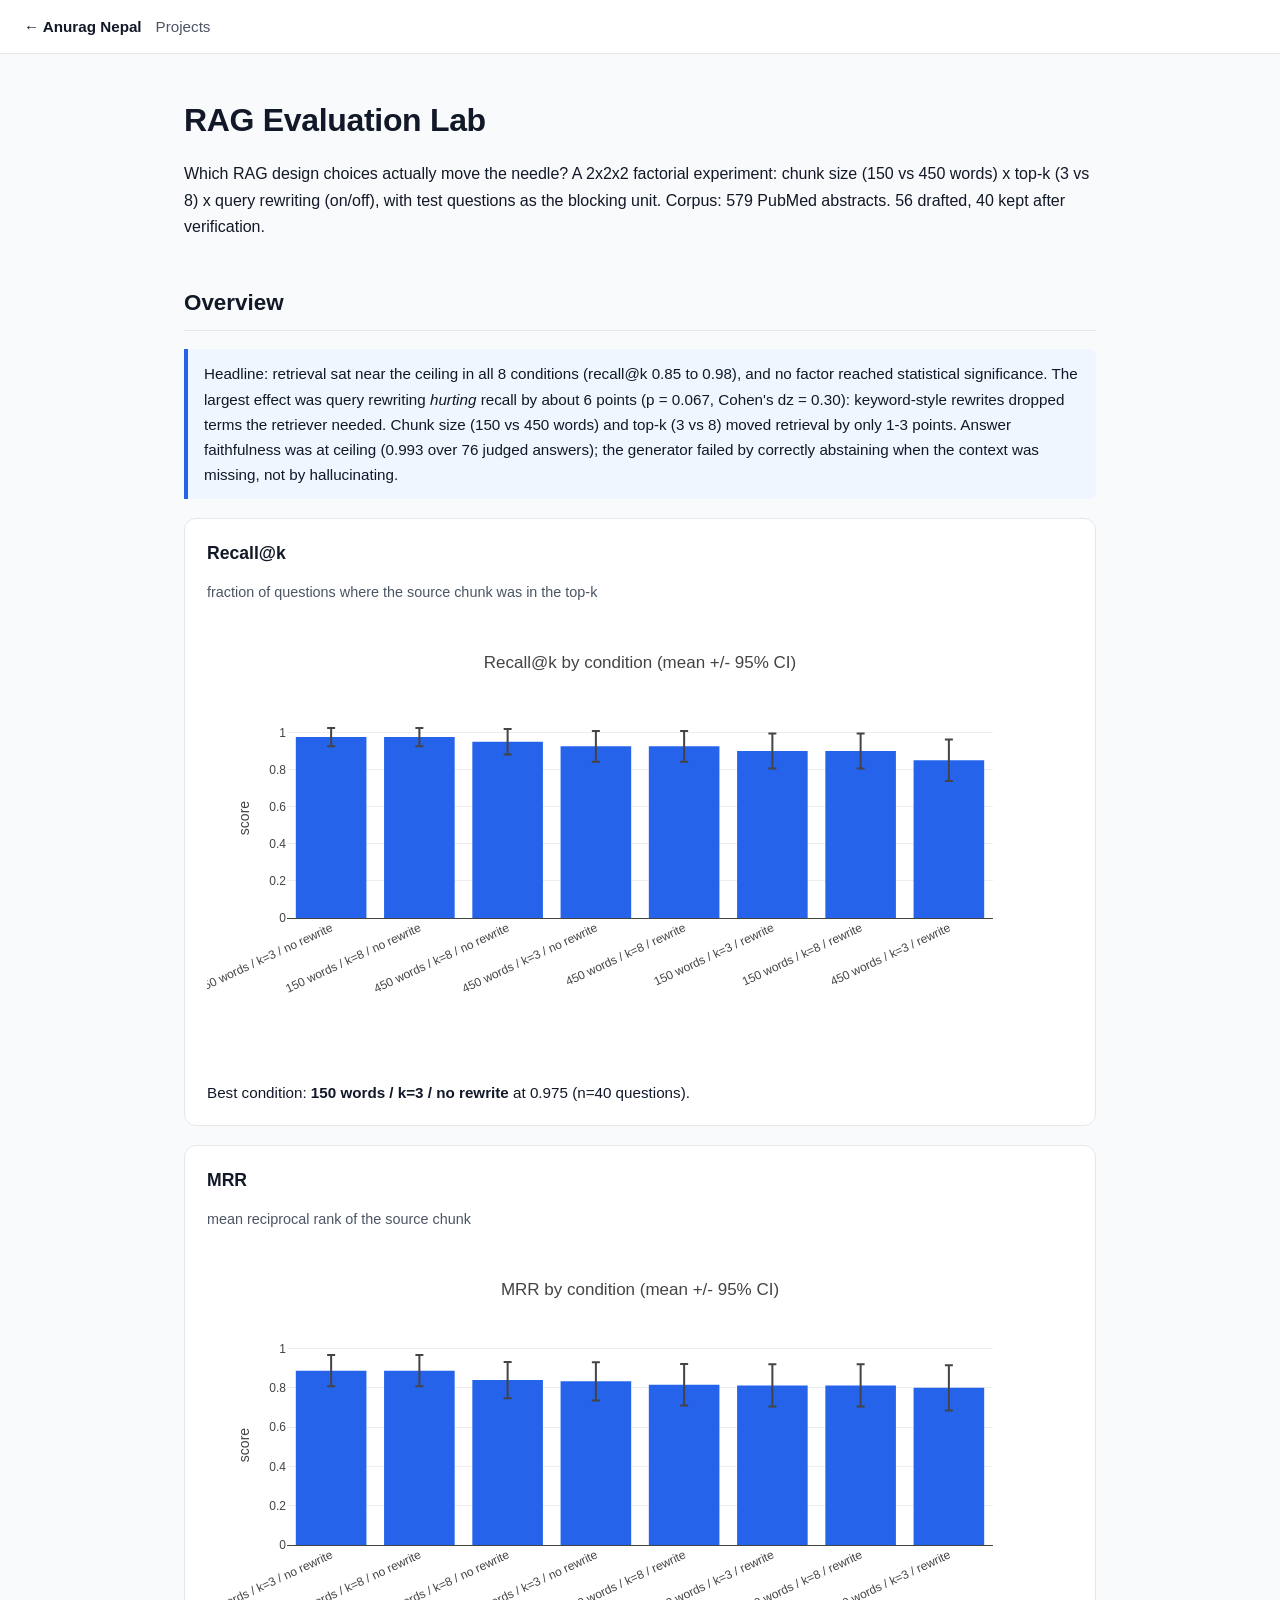
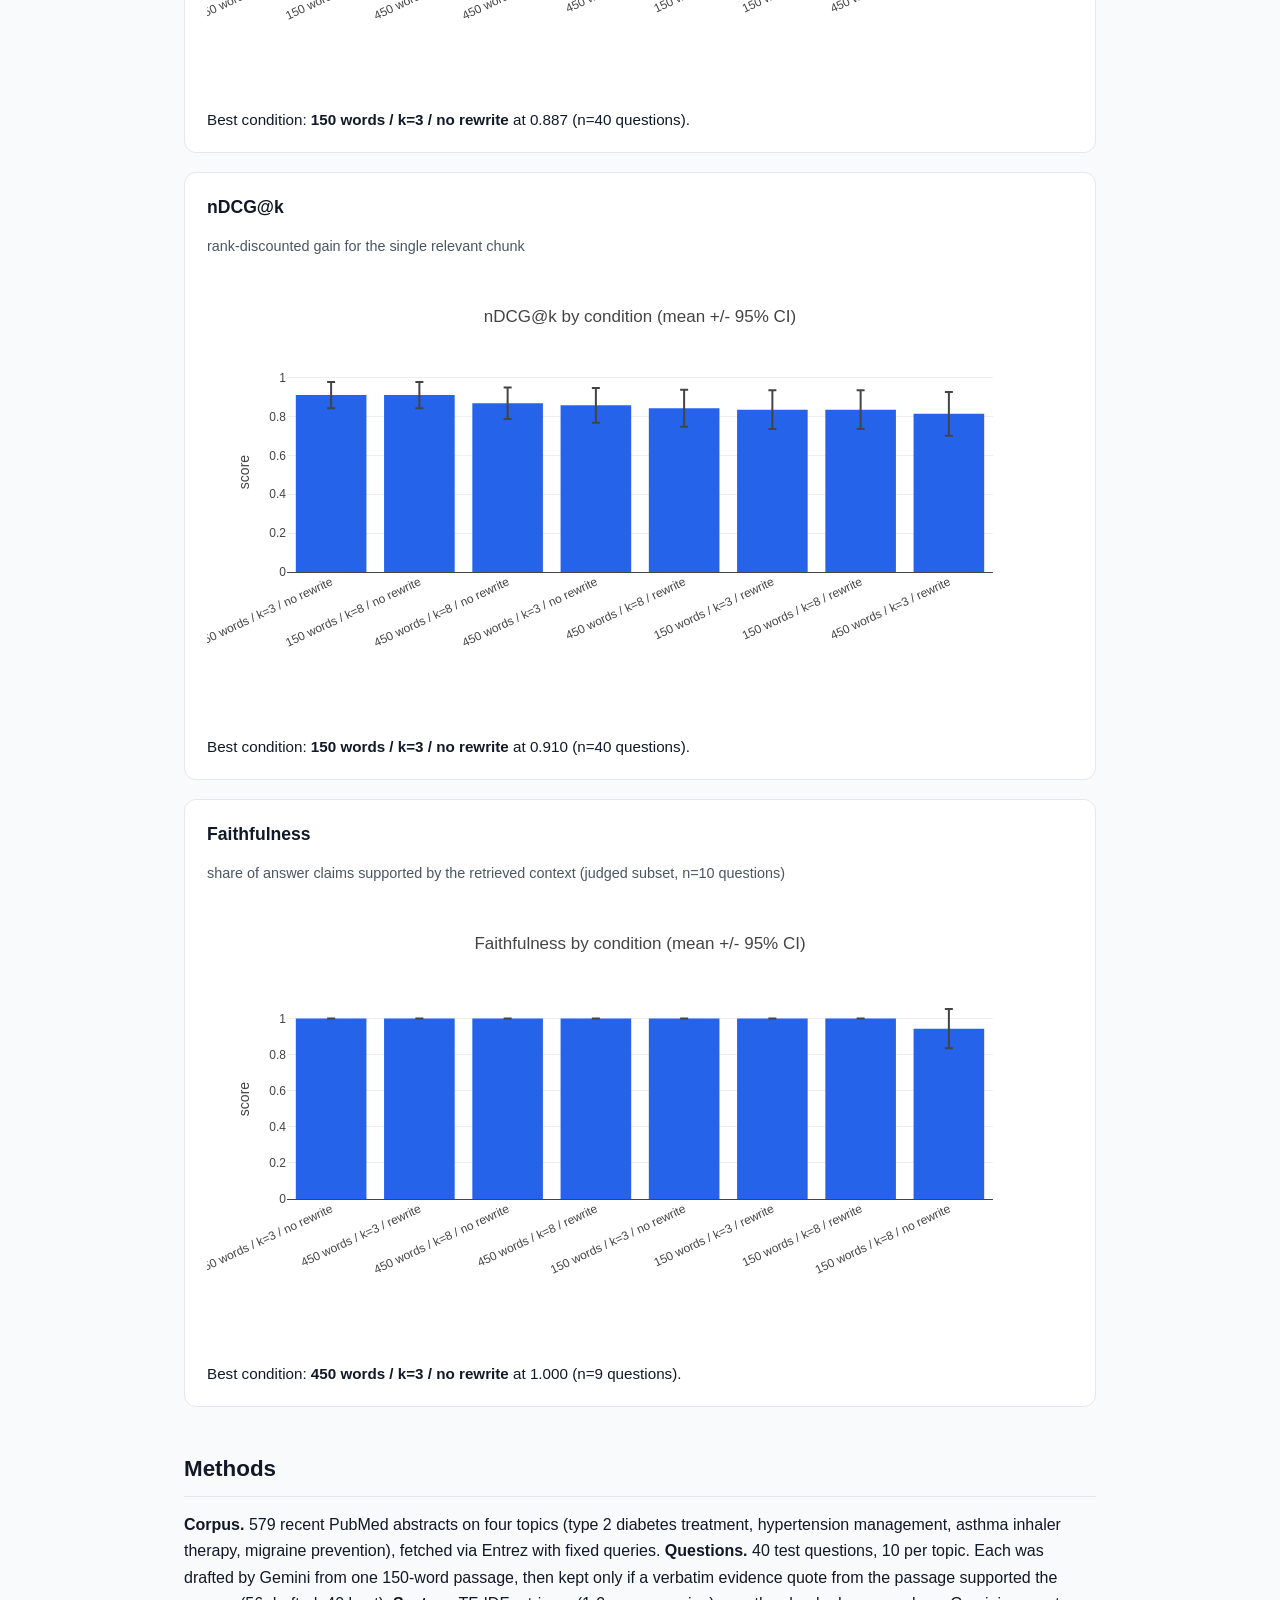
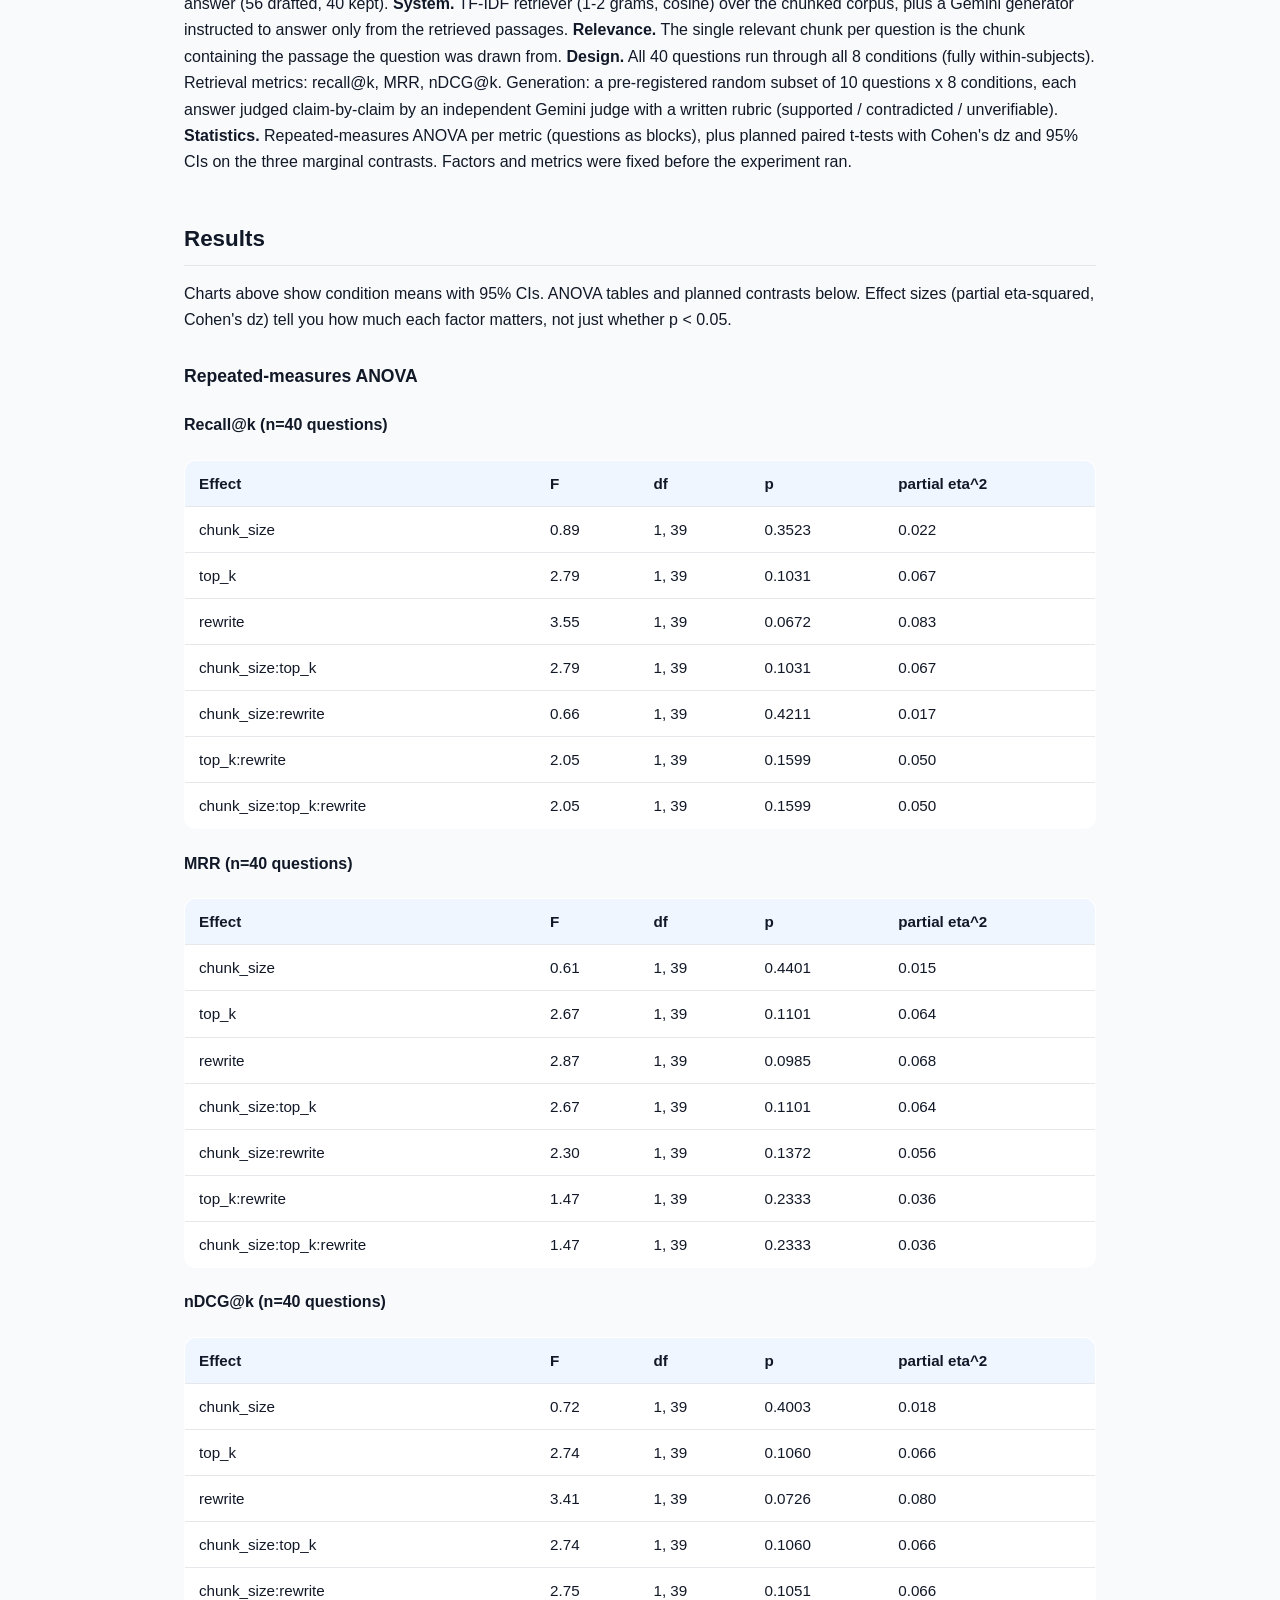
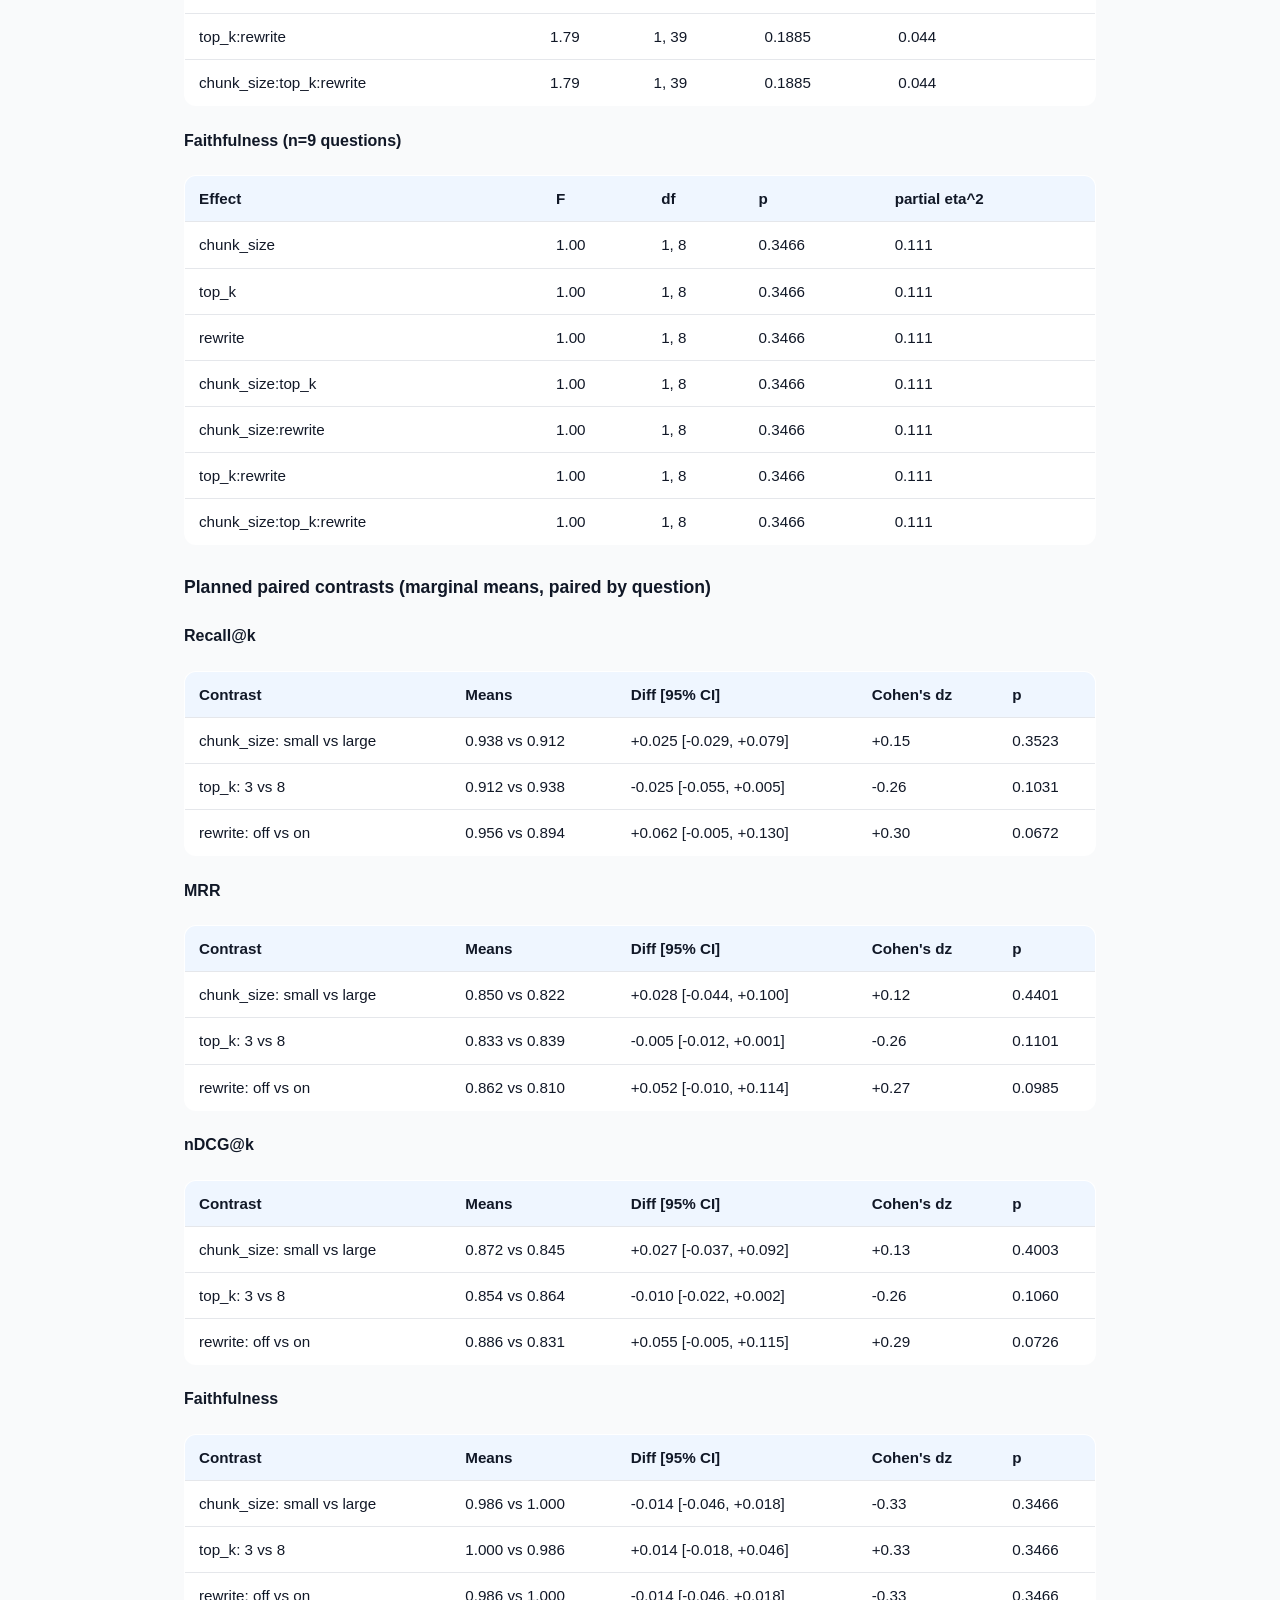
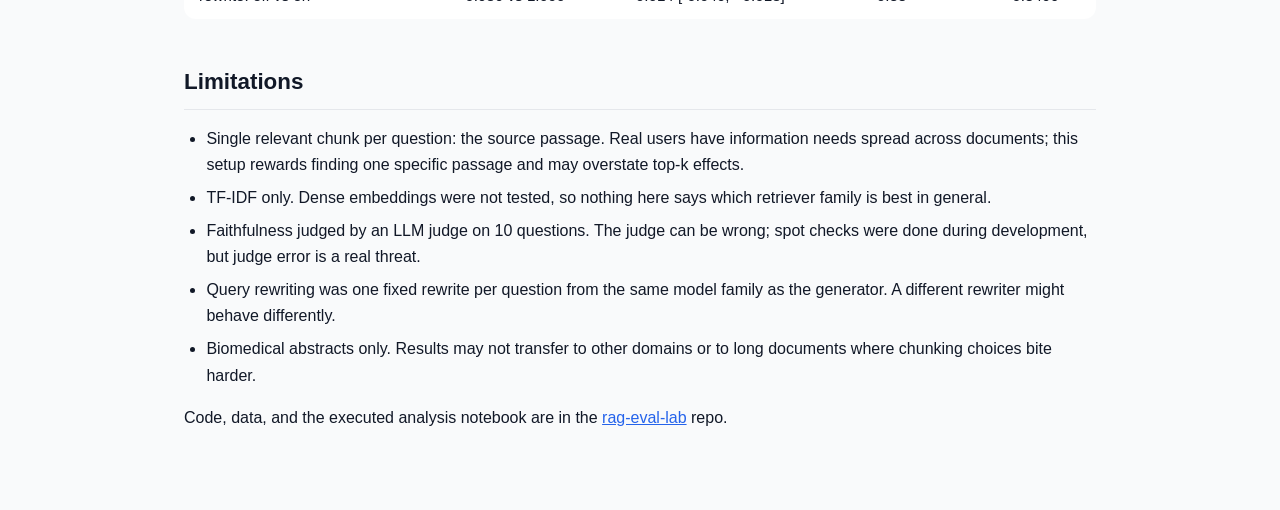
<file: rag-eval-lab/index.html>
<!DOCTYPE html>
<html lang="en"><head><meta charset="utf-8">
<title>RAG Evaluation Lab: does chunk size, top-k, or query rewriting matter?</title>
<script src="https://cdn.plot.ly/plotly-2.27.0.min.js"></script>
<style>
  :root {
    --bg: #f9fafb;
    --card: #ffffff;
    --ink: #111827;
    --muted: #4b5563;
    --line: #e5e7eb;
    --accent: #2563eb;
    --accent-soft: #eff6ff;
  }
  * { box-sizing: border-box; }
  body {
    font-family: ui-sans-serif, -apple-system, "Segoe UI", Roboto, Helvetica, Arial, sans-serif;
    color: var(--ink); background: var(--bg); margin: 0; line-height: 1.65;
  }
  .topnav {
    background: var(--card); border-bottom: 1px solid var(--line);
    padding: 14px 24px; display: flex; align-items: center; gap: 14px;
    font-size: 0.95rem; position: sticky; top: 0; z-index: 10;
  }
  .topnav a { color: var(--ink); text-decoration: none; font-weight: 600; }
  .topnav a:hover { color: var(--accent); }
  .topnav span { color: var(--muted); }
  .page { max-width: 960px; margin: 0 auto; padding: 40px 24px 64px; }
  h1 { font-size: 2rem; margin: 0 0 0.3em; letter-spacing: -0.01em; }
  h2 { font-size: 1.4rem; margin: 2em 0 0.6em; padding-bottom: 8px; border-bottom: 1px solid var(--line); }
  h3 { font-size: 1.1rem; margin: 1.6em 0 0.5em; }
  .byline, .sub { color: var(--muted); font-size: 0.95rem; }
  a { color: var(--accent); }
  p { margin: 0.9em 0; }
  section { margin-bottom: 1em; }
  code { background: #f3f4f6; padding: 2px 6px; border-radius: 6px; font-size: 0.9em; }
  .statgrid { display: grid; grid-template-columns: repeat(auto-fit, minmax(210px, 1fr)); gap: 16px; margin: 1.4em 0; }
  .stat { background: var(--card); border: 1px solid var(--line); border-radius: 12px; padding: 16px 18px; }
  .stat .v { font-size: 1.6rem; font-weight: 700; color: var(--accent); }
  .stat .l { font-size: 0.85rem; color: var(--muted); margin-top: 4px; }
  .card { background: var(--card); border: 1px solid var(--line); border-radius: 12px; padding: 20px 22px; margin: 1.2em 0; }
  .card h3 { margin-top: 0; }
  .desc { color: var(--muted); font-size: 0.9rem; }
  .best { font-size: 0.95rem; margin: 12px 0 0; }
  .kpi { background: var(--card); border: 1px solid var(--line); border-radius: 12px; padding: 18px 22px; margin: 1.2em 0; display: grid; gap: 10px; }
  .kpi b { color: var(--accent); margin-right: 8px; }
  .plot, .chart { background: var(--card); border: 1px solid var(--line); border-radius: 12px; padding: 12px; margin: 1.2em 0; }
  .chart { width: 100%; height: 420px; }
  table { border-collapse: collapse; width: 100%; margin: 1.2em 0; font-size: 0.95rem; background: var(--card); border: 1px solid var(--line); border-radius: 12px; overflow: hidden; }
  th, td { padding: 10px 14px; text-align: left; border-bottom: 1px solid var(--line); }
  th { background: var(--accent-soft); font-weight: 600; }
  tr:last-child td { border-bottom: none; }
  .note { background: var(--accent-soft); border-left: 4px solid var(--accent); padding: 12px 16px; margin: 1.2em 0; font-size: 0.95rem; border-radius: 0 8px 8px 0; }
  img.fig { max-width: 100%; border: 1px solid var(--line); border-radius: 12px; margin: 1em 0; }
  ul, ol { padding-left: 1.4em; }
  li { margin: 0.4em 0; }
  footer { margin-top: 3em; color: var(--muted); font-size: 0.85rem; border-top: 1px solid var(--line); padding-top: 16px; }
</style></head><body>
<nav class="topnav"><a href="https://anurag-nepal-portfolio.vercel.app/">&larr; Anurag Nepal</a><span>Projects</span></nav>
<div class="page">
<h1>RAG Evaluation Lab</h1>
<p>Which RAG design choices actually move the needle? A 2x2x2 factorial experiment: chunk size (150 vs 450 words) x top-k (3 vs 8) x query rewriting (on/off), with test questions as the blocking unit. Corpus: 579 PubMed abstracts. 56 drafted, 40 kept after verification.</p>
<h2>Overview</h2>
<div class="note">Headline: retrieval sat near the ceiling in all 8 conditions (recall@k 0.85 to 0.98), and no factor reached statistical significance. The largest effect was query rewriting <i>hurting</i> recall by about 6 points (p = 0.067, Cohen's dz = 0.30): keyword-style rewrites dropped terms the retriever needed. Chunk size (150 vs 450 words) and top-k (3 vs 8) moved retrieval by only 1-3 points. Answer faithfulness was at ceiling (0.993 over 76 judged answers); the generator failed by correctly abstaining when the context was missing, not by hallucinating.</div>
<div class="card"><h3>Recall@k</h3><p class="desc">fraction of questions where the source chunk was in the top-k</p><div id="chart_recall_at_k"></div><p class="best">Best condition: <b>150 words / k=3 / no rewrite</b> at 0.975 (n=40 questions).</p></div>
<div class="card"><h3>MRR</h3><p class="desc">mean reciprocal rank of the source chunk</p><div id="chart_mrr"></div><p class="best">Best condition: <b>150 words / k=3 / no rewrite</b> at 0.887 (n=40 questions).</p></div>
<div class="card"><h3>nDCG@k</h3><p class="desc">rank-discounted gain for the single relevant chunk</p><div id="chart_ndcg_at_k"></div><p class="best">Best condition: <b>150 words / k=3 / no rewrite</b> at 0.910 (n=40 questions).</p></div>
<div class="card"><h3>Faithfulness</h3><p class="desc">share of answer claims supported by the retrieved context (judged subset, n=10 questions)</p><div id="chart_faithfulness"></div><p class="best">Best condition: <b>450 words / k=3 / no rewrite</b> at 1.000 (n=9 questions).</p></div>
<h2>Methods</h2>
<p><b>Corpus.</b> 579 recent PubMed abstracts on four topics (type 2 diabetes treatment, hypertension management, asthma inhaler therapy, migraine prevention), fetched via Entrez with fixed queries. <b>Questions.</b> 40 test questions, 10 per topic. Each was drafted by Gemini from one 150-word passage, then kept only if a verbatim evidence quote from the passage supported the answer (56 drafted, 40 kept). <b>System.</b> TF-IDF retriever (1-2 grams, cosine) over the chunked corpus, plus a Gemini generator instructed to answer only from the retrieved passages. <b>Relevance.</b> The single relevant chunk per question is the chunk containing the passage the question was drawn from. <b>Design.</b> All 40 questions run through all 8 conditions (fully within-subjects). Retrieval metrics: recall@k, MRR, nDCG@k. Generation: a pre-registered random subset of 10 questions x 8 conditions, each answer judged claim-by-claim by an independent Gemini judge with a written rubric (supported / contradicted / unverifiable). <b>Statistics.</b> Repeated-measures ANOVA per metric (questions as blocks), plus planned paired t-tests with Cohen's dz and 95% CIs on the three marginal contrasts. Factors and metrics were fixed before the experiment ran.</p>
<h2>Results</h2>
<p>Charts above show condition means with 95% CIs. ANOVA tables and planned contrasts below. Effect sizes (partial eta-squared, Cohen's dz) tell you how much each factor matters, not just whether p &lt; 0.05.</p><h3>Repeated-measures ANOVA</h3>
<h4>Recall@k (n=40 questions)</h4><table><tr><th>Effect</th><th>F</th><th>df</th><th>p</th><th>partial eta^2</th></tr><tr><td>chunk_size</td><td>0.89</td><td>1, 39</td><td>0.3523</td><td>0.022</td></tr><tr><td>top_k</td><td>2.79</td><td>1, 39</td><td>0.1031</td><td>0.067</td></tr><tr><td>rewrite</td><td>3.55</td><td>1, 39</td><td>0.0672</td><td>0.083</td></tr><tr><td>chunk_size:top_k</td><td>2.79</td><td>1, 39</td><td>0.1031</td><td>0.067</td></tr><tr><td>chunk_size:rewrite</td><td>0.66</td><td>1, 39</td><td>0.4211</td><td>0.017</td></tr><tr><td>top_k:rewrite</td><td>2.05</td><td>1, 39</td><td>0.1599</td><td>0.050</td></tr><tr><td>chunk_size:top_k:rewrite</td><td>2.05</td><td>1, 39</td><td>0.1599</td><td>0.050</td></tr></table>
<h4>MRR (n=40 questions)</h4><table><tr><th>Effect</th><th>F</th><th>df</th><th>p</th><th>partial eta^2</th></tr><tr><td>chunk_size</td><td>0.61</td><td>1, 39</td><td>0.4401</td><td>0.015</td></tr><tr><td>top_k</td><td>2.67</td><td>1, 39</td><td>0.1101</td><td>0.064</td></tr><tr><td>rewrite</td><td>2.87</td><td>1, 39</td><td>0.0985</td><td>0.068</td></tr><tr><td>chunk_size:top_k</td><td>2.67</td><td>1, 39</td><td>0.1101</td><td>0.064</td></tr><tr><td>chunk_size:rewrite</td><td>2.30</td><td>1, 39</td><td>0.1372</td><td>0.056</td></tr><tr><td>top_k:rewrite</td><td>1.47</td><td>1, 39</td><td>0.2333</td><td>0.036</td></tr><tr><td>chunk_size:top_k:rewrite</td><td>1.47</td><td>1, 39</td><td>0.2333</td><td>0.036</td></tr></table>
<h4>nDCG@k (n=40 questions)</h4><table><tr><th>Effect</th><th>F</th><th>df</th><th>p</th><th>partial eta^2</th></tr><tr><td>chunk_size</td><td>0.72</td><td>1, 39</td><td>0.4003</td><td>0.018</td></tr><tr><td>top_k</td><td>2.74</td><td>1, 39</td><td>0.1060</td><td>0.066</td></tr><tr><td>rewrite</td><td>3.41</td><td>1, 39</td><td>0.0726</td><td>0.080</td></tr><tr><td>chunk_size:top_k</td><td>2.74</td><td>1, 39</td><td>0.1060</td><td>0.066</td></tr><tr><td>chunk_size:rewrite</td><td>2.75</td><td>1, 39</td><td>0.1051</td><td>0.066</td></tr><tr><td>top_k:rewrite</td><td>1.79</td><td>1, 39</td><td>0.1885</td><td>0.044</td></tr><tr><td>chunk_size:top_k:rewrite</td><td>1.79</td><td>1, 39</td><td>0.1885</td><td>0.044</td></tr></table>
<h4>Faithfulness (n=9 questions)</h4><table><tr><th>Effect</th><th>F</th><th>df</th><th>p</th><th>partial eta^2</th></tr><tr><td>chunk_size</td><td>1.00</td><td>1, 8</td><td>0.3466</td><td>0.111</td></tr><tr><td>top_k</td><td>1.00</td><td>1, 8</td><td>0.3466</td><td>0.111</td></tr><tr><td>rewrite</td><td>1.00</td><td>1, 8</td><td>0.3466</td><td>0.111</td></tr><tr><td>chunk_size:top_k</td><td>1.00</td><td>1, 8</td><td>0.3466</td><td>0.111</td></tr><tr><td>chunk_size:rewrite</td><td>1.00</td><td>1, 8</td><td>0.3466</td><td>0.111</td></tr><tr><td>top_k:rewrite</td><td>1.00</td><td>1, 8</td><td>0.3466</td><td>0.111</td></tr><tr><td>chunk_size:top_k:rewrite</td><td>1.00</td><td>1, 8</td><td>0.3466</td><td>0.111</td></tr></table>
<h3>Planned paired contrasts (marginal means, paired by question)</h3>
<h4>Recall@k</h4><table><tr><th>Contrast</th><th>Means</th><th>Diff [95% CI]</th><th>Cohen's dz</th><th>p</th></tr><tr><td>chunk_size: small vs large</td><td>0.938 vs 0.912</td><td>+0.025 [-0.029, +0.079]</td><td>+0.15</td><td>0.3523</td></tr><tr><td>top_k: 3 vs 8</td><td>0.912 vs 0.938</td><td>-0.025 [-0.055, +0.005]</td><td>-0.26</td><td>0.1031</td></tr><tr><td>rewrite: off vs on</td><td>0.956 vs 0.894</td><td>+0.062 [-0.005, +0.130]</td><td>+0.30</td><td>0.0672</td></tr></table>
<h4>MRR</h4><table><tr><th>Contrast</th><th>Means</th><th>Diff [95% CI]</th><th>Cohen's dz</th><th>p</th></tr><tr><td>chunk_size: small vs large</td><td>0.850 vs 0.822</td><td>+0.028 [-0.044, +0.100]</td><td>+0.12</td><td>0.4401</td></tr><tr><td>top_k: 3 vs 8</td><td>0.833 vs 0.839</td><td>-0.005 [-0.012, +0.001]</td><td>-0.26</td><td>0.1101</td></tr><tr><td>rewrite: off vs on</td><td>0.862 vs 0.810</td><td>+0.052 [-0.010, +0.114]</td><td>+0.27</td><td>0.0985</td></tr></table>
<h4>nDCG@k</h4><table><tr><th>Contrast</th><th>Means</th><th>Diff [95% CI]</th><th>Cohen's dz</th><th>p</th></tr><tr><td>chunk_size: small vs large</td><td>0.872 vs 0.845</td><td>+0.027 [-0.037, +0.092]</td><td>+0.13</td><td>0.4003</td></tr><tr><td>top_k: 3 vs 8</td><td>0.854 vs 0.864</td><td>-0.010 [-0.022, +0.002]</td><td>-0.26</td><td>0.1060</td></tr><tr><td>rewrite: off vs on</td><td>0.886 vs 0.831</td><td>+0.055 [-0.005, +0.115]</td><td>+0.29</td><td>0.0726</td></tr></table>
<h4>Faithfulness</h4><table><tr><th>Contrast</th><th>Means</th><th>Diff [95% CI]</th><th>Cohen's dz</th><th>p</th></tr><tr><td>chunk_size: small vs large</td><td>0.986 vs 1.000</td><td>-0.014 [-0.046, +0.018]</td><td>-0.33</td><td>0.3466</td></tr><tr><td>top_k: 3 vs 8</td><td>1.000 vs 0.986</td><td>+0.014 [-0.018, +0.046]</td><td>+0.33</td><td>0.3466</td></tr><tr><td>rewrite: off vs on</td><td>0.986 vs 1.000</td><td>-0.014 [-0.046, +0.018]</td><td>-0.33</td><td>0.3466</td></tr></table>
<h2>Limitations</h2>
<ul>
<li>Single relevant chunk per question: the source passage. Real users have
information needs spread across documents; this setup rewards finding one
specific passage and may overstate top-k effects.</li>
<li>TF-IDF only. Dense embeddings were not tested, so nothing here says which
retriever family is best in general.</li>
<li>Faithfulness judged by an LLM judge on 10 questions. The judge can be wrong;
spot checks were done during development, but judge error is a real threat.</li>
<li>Query rewriting was one fixed rewrite per question from the same model family
as the generator. A different rewriter might behave differently.</li>
<li>Biomedical abstracts only. Results may not transfer to other domains or to
long documents where chunking choices bite harder.</li>
</ul>
<p>Code, data, and the executed analysis notebook are in the
<a href="https://github.com/nepalanurag/rag-eval-lab">rag-eval-lab</a> repo.</p>
<script>
var SPECS = [{"id": "chart_recall_at_k", "labels": ["150 words / k=3 / no rewrite", "150 words / k=8 / no rewrite", "450 words / k=8 / no rewrite", "450 words / k=3 / no rewrite", "450 words / k=8 / rewrite", "150 words / k=3 / rewrite", "150 words / k=8 / rewrite", "450 words / k=3 / rewrite"], "means": [0.975, 0.975, 0.95, 0.925, 0.925, 0.9, 0.9, 0.85], "err": [0.049, 0.049, 0.0684, 0.0827, 0.0827, 0.0942, 0.0942, 0.1121], "title": "Recall@k by condition (mean +/- 95% CI)"}, {"id": "chart_mrr", "labels": ["150 words / k=3 / no rewrite", "150 words / k=8 / no rewrite", "450 words / k=8 / no rewrite", "450 words / k=3 / no rewrite", "450 words / k=8 / rewrite", "150 words / k=3 / rewrite", "150 words / k=8 / rewrite", "450 words / k=3 / rewrite"], "means": [0.8875, 0.8875, 0.8396, 0.8333, 0.8154, 0.8125, 0.8125, 0.8], "err": [0.0797, 0.0797, 0.0925, 0.0972, 0.1057, 0.1073, 0.1073, 0.1153], "title": "MRR by condition (mean +/- 95% CI)"}, {"id": "chart_ndcg_at_k", "labels": ["150 words / k=3 / no rewrite", "150 words / k=8 / no rewrite", "450 words / k=8 / no rewrite", "450 words / k=3 / no rewrite", "450 words / k=8 / rewrite", "150 words / k=3 / rewrite", "150 words / k=8 / rewrite", "450 words / k=3 / rewrite"], "means": [0.9098, 0.9098, 0.8679, 0.8571, 0.8424, 0.8348, 0.8348, 0.8131], "err": [0.0672, 0.0672, 0.0814, 0.0895, 0.095, 0.1001, 0.1001, 0.1126], "title": "nDCG@k by condition (mean +/- 95% CI)"}, {"id": "chart_faithfulness", "labels": ["450 words / k=3 / no rewrite", "450 words / k=3 / rewrite", "450 words / k=8 / no rewrite", "450 words / k=8 / rewrite", "150 words / k=3 / no rewrite", "150 words / k=3 / rewrite", "150 words / k=8 / rewrite", "150 words / k=8 / no rewrite"], "means": [1.0, 1.0, 1.0, 1.0, 1.0, 1.0, 1.0, 0.9444], "err": [0.0, 0.0, 0.0, 0.0, 0.0, 0.0, 0.0, 0.1089], "title": "Faithfulness by condition (mean +/- 95% CI)"}];
SPECS.forEach(function(s){
  Plotly.newPlot(s.id,
    [{x: s.labels, y: s.means,
      error_y: {type: "data", array: s.err, visible: true},
      type: "bar", marker: {color: "#2563eb"}}],
    {title: s.title, margin: {b: 150},
     xaxis: {tickangle: -25}, yaxis: {title: "score"}});
});
</script></div>
</body></html>
</file>
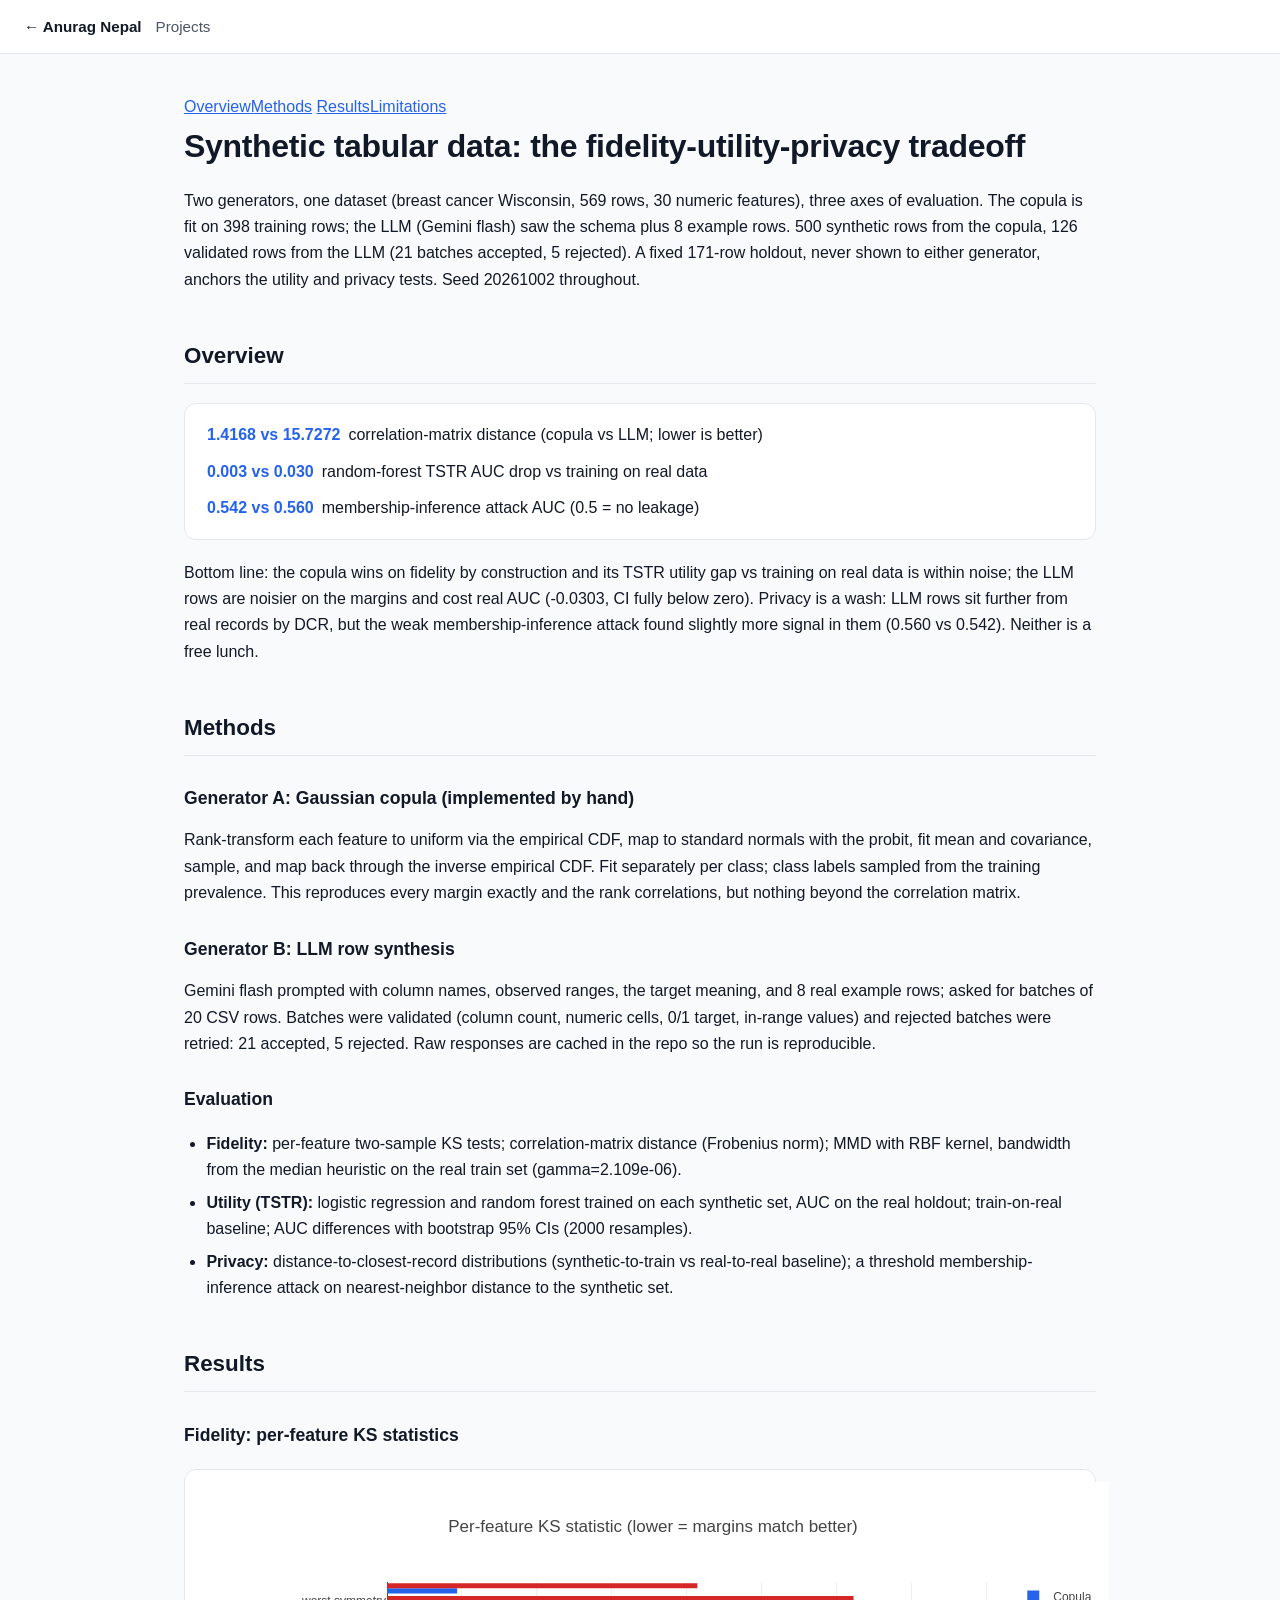
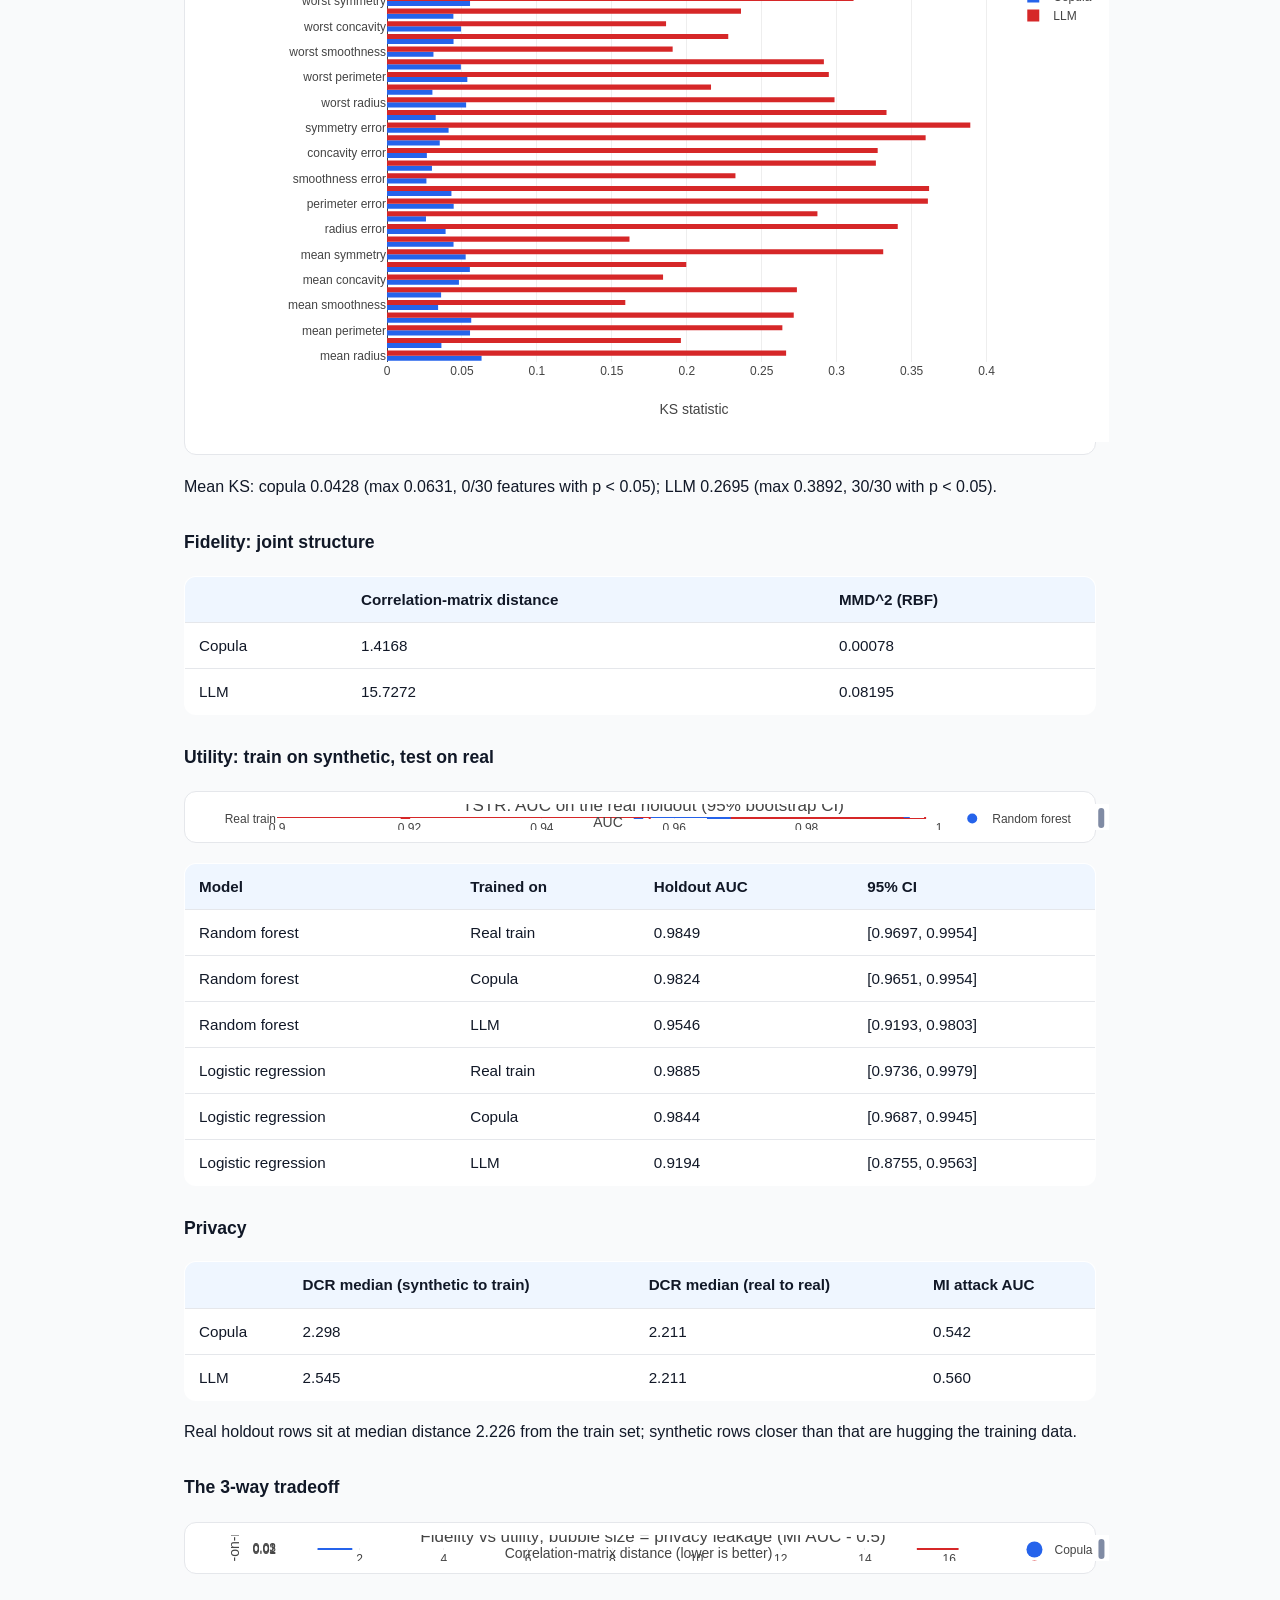
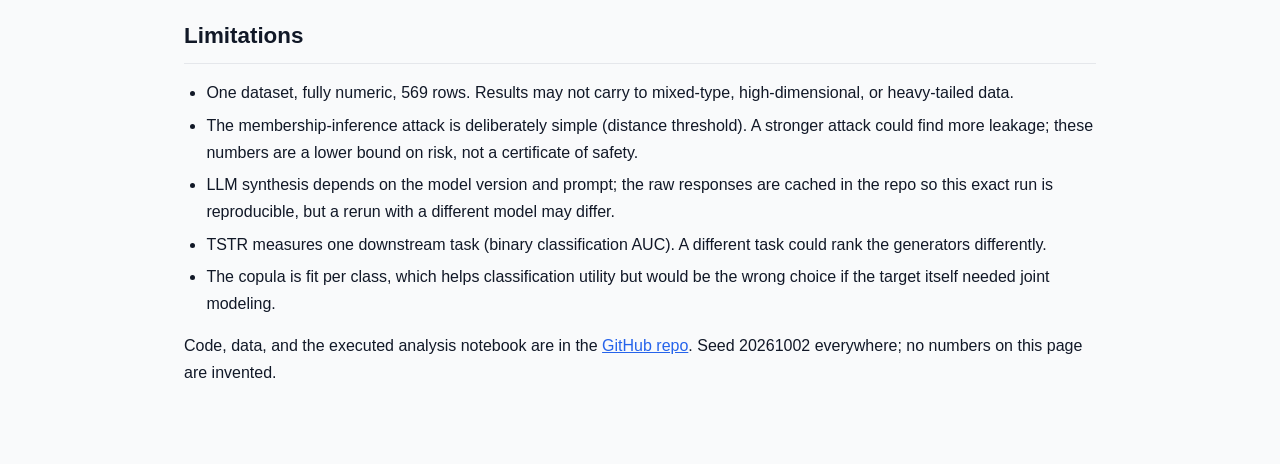
<file: synthetic-data-tradeoffs/index.html>
<!DOCTYPE html>
<html lang="en">
<head>
<meta charset="utf-8">
<meta name="viewport" content="width=device-width, initial-scale=1">
<title>Synthetic data tradeoffs: fidelity, utility, privacy</title>
<script src="https://cdn.plot.ly/plotly-2.35.2.min.js"></script>
<style>
  :root {
    --bg: #f9fafb;
    --card: #ffffff;
    --ink: #111827;
    --muted: #4b5563;
    --line: #e5e7eb;
    --accent: #2563eb;
    --accent-soft: #eff6ff;
  }
  * { box-sizing: border-box; }
  body {
    font-family: ui-sans-serif, -apple-system, "Segoe UI", Roboto, Helvetica, Arial, sans-serif;
    color: var(--ink); background: var(--bg); margin: 0; line-height: 1.65;
  }
  .topnav {
    background: var(--card); border-bottom: 1px solid var(--line);
    padding: 14px 24px; display: flex; align-items: center; gap: 14px;
    font-size: 0.95rem; position: sticky; top: 0; z-index: 10;
  }
  .topnav a { color: var(--ink); text-decoration: none; font-weight: 600; }
  .topnav a:hover { color: var(--accent); }
  .topnav span { color: var(--muted); }
  .page { max-width: 960px; margin: 0 auto; padding: 40px 24px 64px; }
  h1 { font-size: 2rem; margin: 0 0 0.3em; letter-spacing: -0.01em; }
  h2 { font-size: 1.4rem; margin: 2em 0 0.6em; padding-bottom: 8px; border-bottom: 1px solid var(--line); }
  h3 { font-size: 1.1rem; margin: 1.6em 0 0.5em; }
  .byline, .sub { color: var(--muted); font-size: 0.95rem; }
  a { color: var(--accent); }
  p { margin: 0.9em 0; }
  section { margin-bottom: 1em; }
  code { background: #f3f4f6; padding: 2px 6px; border-radius: 6px; font-size: 0.9em; }
  .statgrid { display: grid; grid-template-columns: repeat(auto-fit, minmax(210px, 1fr)); gap: 16px; margin: 1.4em 0; }
  .stat { background: var(--card); border: 1px solid var(--line); border-radius: 12px; padding: 16px 18px; }
  .stat .v { font-size: 1.6rem; font-weight: 700; color: var(--accent); }
  .stat .l { font-size: 0.85rem; color: var(--muted); margin-top: 4px; }
  .card { background: var(--card); border: 1px solid var(--line); border-radius: 12px; padding: 20px 22px; margin: 1.2em 0; }
  .card h3 { margin-top: 0; }
  .desc { color: var(--muted); font-size: 0.9rem; }
  .best { font-size: 0.95rem; margin: 12px 0 0; }
  .kpi { background: var(--card); border: 1px solid var(--line); border-radius: 12px; padding: 18px 22px; margin: 1.2em 0; display: grid; gap: 10px; }
  .kpi b { color: var(--accent); margin-right: 8px; }
  .plot, .chart { background: var(--card); border: 1px solid var(--line); border-radius: 12px; padding: 12px; margin: 1.2em 0; }
  .chart { width: 100%; height: 420px; }
  table { border-collapse: collapse; width: 100%; margin: 1.2em 0; font-size: 0.95rem; background: var(--card); border: 1px solid var(--line); border-radius: 12px; overflow: hidden; }
  th, td { padding: 10px 14px; text-align: left; border-bottom: 1px solid var(--line); }
  th { background: var(--accent-soft); font-weight: 600; }
  tr:last-child td { border-bottom: none; }
  .note { background: var(--accent-soft); border-left: 4px solid var(--accent); padding: 12px 16px; margin: 1.2em 0; font-size: 0.95rem; border-radius: 0 8px 8px 0; }
  img.fig { max-width: 100%; border: 1px solid var(--line); border-radius: 12px; margin: 1em 0; }
  ul, ol { padding-left: 1.4em; }
  li { margin: 0.4em 0; }
  footer { margin-top: 3em; color: var(--muted); font-size: 0.85rem; border-top: 1px solid var(--line); padding-top: 16px; }
</style>
</head>
<body>
<nav class="topnav"><a href="https://anurag-nepal-portfolio.vercel.app/">&larr; Anurag Nepal</a><span>Projects</span></nav>
<div class="page">
<nav><a href="#overview">Overview</a><a href="#methods">Methods</a>
<a href="#results">Results</a><a href="#limitations">Limitations</a></nav>

<h1>Synthetic tabular data: the fidelity-utility-privacy tradeoff</h1>
<p>Two generators, one dataset (breast cancer Wisconsin, 569 rows, 30 numeric
features), three axes of evaluation. The copula is fit on 398 training rows;
the LLM (Gemini flash) saw the schema plus 8 example rows. 500 synthetic rows
from the copula, 126 validated rows from the LLM (21 batches accepted, 5
rejected). A fixed 171-row holdout, never shown to either generator, anchors the
utility and privacy tests. Seed 20261002 throughout.</p>

<h2 id="overview">Overview</h2>
<div class="kpi">
  <div><b>1.4168 vs 15.7272</b>correlation-matrix distance (copula vs LLM; lower is better)</div>
  <div><b>0.003 vs 0.030</b>random-forest TSTR AUC drop vs training on real data</div>
  <div><b>0.542 vs 0.560</b>membership-inference attack AUC (0.5 = no leakage)</div>
</div>
<p>Bottom line: the copula wins on fidelity by construction and its TSTR utility
gap vs training on real data is within noise; the LLM rows are noisier on the
margins and cost real AUC (-0.0303, CI fully below zero). Privacy is a wash:
LLM rows sit further from real records by DCR, but the weak
membership-inference attack found slightly more signal in them (0.560 vs
0.542). Neither is a free lunch.</p>

<h2 id="methods">Methods</h2>
<h3>Generator A: Gaussian copula (implemented by hand)</h3>
<p>Rank-transform each feature to uniform via the empirical CDF, map to
standard normals with the probit, fit mean and covariance, sample, and map
back through the inverse empirical CDF. Fit separately per class; class
labels sampled from the training prevalence. This reproduces every margin
exactly and the rank correlations, but nothing beyond the correlation
matrix.</p>
<h3>Generator B: LLM row synthesis</h3>
<p>Gemini flash prompted with column names, observed ranges, the target
meaning, and 8 real example rows; asked for batches of 20 CSV rows. Batches
were validated (column count, numeric cells, 0/1 target, in-range values)
and rejected batches were retried: 21 accepted,
5 rejected. Raw responses are cached in the repo
so the run is reproducible.</p>
<h3>Evaluation</h3>
<ul>
<li><b>Fidelity:</b> per-feature two-sample KS tests; correlation-matrix
distance (Frobenius norm); MMD with RBF kernel, bandwidth from the median
heuristic on the real train set (gamma=2.109e-06).</li>
<li><b>Utility (TSTR):</b> logistic regression and random forest trained on
each synthetic set, AUC on the real holdout; train-on-real baseline; AUC
differences with bootstrap 95% CIs (2000 resamples).</li>
<li><b>Privacy:</b> distance-to-closest-record distributions
(synthetic-to-train vs real-to-real baseline); a threshold membership-inference
attack on nearest-neighbor distance to the synthetic set.</li>
</ul>

<h2 id="results">Results</h2>
<h3>Fidelity: per-feature KS statistics</h3>
<div id="ksplot" class="plot"></div>
<p>Mean KS: copula 0.0428 (max 0.0631,
0/30 features with p &lt; 0.05); LLM
0.2695 (max 0.3892,
30/30 with p &lt; 0.05).</p>
<h3>Fidelity: joint structure</h3>
<table>
<tr><th></th><th>Correlation-matrix distance</th><th>MMD^2 (RBF)</th></tr>
<tr><td>Copula</td><td>1.4168</td><td>0.00078</td></tr>
<tr><td>LLM</td><td>15.7272</td><td>0.08195</td></tr>
</table>
<h3>Utility: train on synthetic, test on real</h3>
<div id="tstrplot" class="plot"></div>
<table>
<tr><th>Model</th><th>Trained on</th><th>Holdout AUC</th><th>95% CI</th></tr>
<tr><td>Random forest</td><td>Real train</td><td>0.9849</td><td>[0.9697, 0.9954]</td></tr><tr><td>Random forest</td><td>Copula</td><td>0.9824</td><td>[0.9651, 0.9954]</td></tr><tr><td>Random forest</td><td>LLM</td><td>0.9546</td><td>[0.9193, 0.9803]</td></tr><tr><td>Logistic regression</td><td>Real train</td><td>0.9885</td><td>[0.9736, 0.9979]</td></tr><tr><td>Logistic regression</td><td>Copula</td><td>0.9844</td><td>[0.9687, 0.9945]</td></tr><tr><td>Logistic regression</td><td>LLM</td><td>0.9194</td><td>[0.8755, 0.9563]</td></tr>
</table>
<h3>Privacy</h3>
<table>
<tr><th></th><th>DCR median (synthetic to train)</th><th>DCR median (real to real)</th><th>MI attack AUC</th></tr>
<tr><td>Copula</td><td>2.298</td><td>2.211</td><td>0.542</td></tr>
<tr><td>LLM</td><td>2.545</td><td>2.211</td><td>0.560</td></tr>
</table>
<p>Real holdout rows sit at median distance 2.226
from the train set; synthetic rows closer than that are hugging the training data.</p>
<h3>The 3-way tradeoff</h3>
<div id="tradeplot" class="plot"></div>

<h2 id="limitations">Limitations</h2>
<ul>
<li>One dataset, fully numeric, 569 rows. Results may not carry to mixed-type,
high-dimensional, or heavy-tailed data.</li>
<li>The membership-inference attack is deliberately simple (distance
threshold). A stronger attack could find more leakage; these numbers are a
lower bound on risk, not a certificate of safety.</li>
<li>LLM synthesis depends on the model version and prompt; the raw responses
are cached in the repo so this exact run is reproducible, but a rerun with a
different model may differ.</li>
<li>TSTR measures one downstream task (binary classification AUC). A different
task could rank the generators differently.</li>
<li>The copula is fit per class, which helps classification utility but would
be the wrong choice if the target itself needed joint modeling.</li>
</ul>
<p>Code, data, and the executed analysis notebook are in the
<a href="https://github.com/nepalanurag/synthetic-data-tradeoffs">GitHub repo</a>.
Seed 20261002 everywhere; no numbers on this page are invented.</p>

<script>
const KS = {"features": ["mean radius", "mean texture", "mean perimeter", "mean area", "mean smoothness", "mean compactness", "mean concavity", "mean concave points", "mean symmetry", "mean fractal dimension", "radius error", "texture error", "perimeter error", "area error", "smoothness error", "compactness error", "concavity error", "concave points error", "symmetry error", "fractal dimension error", "worst radius", "worst texture", "worst perimeter", "worst area", "worst smoothness", "worst compactness", "worst concavity", "worst concave points", "worst symmetry", "worst fractal dimension"], "copula": [0.0631, 0.0363, 0.0554, 0.0562, 0.0341, 0.0361, 0.048, 0.0553, 0.0525, 0.0444, 0.0391, 0.026, 0.0445, 0.043, 0.0263, 0.03, 0.0266, 0.0352, 0.0411, 0.0325, 0.0528, 0.0303, 0.0536, 0.0493, 0.031, 0.0444, 0.0494, 0.0443, 0.0554, 0.0468], "llm": [0.2663, 0.1961, 0.2638, 0.2714, 0.159, 0.2735, 0.1842, 0.1997, 0.3311, 0.1618, 0.3408, 0.2872, 0.3609, 0.3617, 0.2325, 0.3262, 0.3274, 0.3594, 0.3892, 0.3333, 0.2986, 0.2162, 0.2948, 0.2915, 0.1906, 0.2277, 0.1862, 0.2362, 0.3113, 0.2071]};
Plotly.newPlot("ksplot", [
  {y: KS.features, x: KS.copula, type: "bar", orientation: "h", name: "Copula", marker: {color: "#2563eb"}},
  {y: KS.features, x: KS.llm, type: "bar", orientation: "h", name: "LLM", marker: {color: "#d62728"}}
], {title: "Per-feature KS statistic (lower = margins match better)",
    xaxis: {title: "KS statistic"}, barmode: "group", height: 560,
    margin: {l: 190}});

const TSTR = [{"model": "Random forest", "trained_on": "Real train", "auc": 0.9849, "lo": 0.9697, "hi": 0.9954}, {"model": "Random forest", "trained_on": "Copula", "auc": 0.9824, "lo": 0.9651, "hi": 0.9954}, {"model": "Random forest", "trained_on": "LLM", "auc": 0.9546, "lo": 0.9193, "hi": 0.9803}, {"model": "Logistic regression", "trained_on": "Real train", "auc": 0.9885, "lo": 0.9736, "hi": 0.9979}, {"model": "Logistic regression", "trained_on": "Copula", "auc": 0.9844, "lo": 0.9687, "hi": 0.9945}, {"model": "Logistic regression", "trained_on": "LLM", "auc": 0.9194, "lo": 0.8755, "hi": 0.9563}];
{
  const models = [...new Set(TSTR.map(r => r.model))];
  const traces = models.map((m, i) => {
    const rs = TSTR.filter(r => r.model === m);
    return {y: rs.map(r => r.trained_on), x: rs.map(r => r.auc),
      error_x: {type: "data",
        array: rs.map(r => r.hi - r.auc), arrayminus: rs.map(r => r.auc - r.lo)},
      type: "scatter", mode: "markers", name: m,
      marker: {size: 10, color: ["#2563eb", "#d62728"][i]}};
  });
  Plotly.newPlot("tstrplot", traces,
    {title: "TSTR: AUC on the real holdout (95% bootstrap CI)",
      xaxis: {title: "AUC", range: [0.9, 1.0]}});
}

const TO = {"copula": {"corr": 1.4168, "drop": 0.0025, "mi": 0.5421}, "llm": {"corr": 15.7272, "drop": 0.0303, "mi": 0.5595}};
Plotly.newPlot("tradeplot", [
  {x: [TO.copula.corr], y: [TO.copula.drop], mode: "markers+text", name: "Copula",
    text: ["Copula (MI AUC " + TO.copula.mi + ")"], textposition: "top center",
    marker: {size: 18 + 400 * Math.max(TO.copula.mi - 0.5, 0), color: "#2563eb"}},
  {x: [TO.llm.corr], y: [TO.llm.drop], mode: "markers+text", name: "LLM",
    text: ["LLM (MI AUC " + TO.llm.mi + ")"], textposition: "top center",
    marker: {size: 18 + 400 * Math.max(TO.llm.mi - 0.5, 0), color: "#d62728"}}
], {title: "Fidelity vs utility; bubble size = privacy leakage (MI AUC - 0.5)",
    xaxis: {title: "Correlation-matrix distance (lower is better)"},
    yaxis: {title: "TSTR AUC drop vs train-on-real, RF (lower is better)"}});
</script>
</div>
</body>
</html>
</file>
<file: bayes-ab-testing/style.css>
/* plain, utilitarian, hand-made */
body {
  font-family: system-ui, -apple-system, "Segoe UI", sans-serif;
  color: #222;
  background: #fafafa;
  margin: 0;
  line-height: 1.5;
}
main {
  max-width: 820px;
  margin: 0 auto;
  padding: 24px 20px 60px;
}
h1 { font-size: 1.6rem; margin-bottom: 0.3em; }
h2 { font-size: 1.15rem; border-bottom: 1px solid #ddd; padding-bottom: 4px; }
.lede { color: #444; }
section { margin: 28px 0; }
.grid {
  display: grid;
  grid-template-columns: repeat(auto-fill, minmax(150px, 1fr));
  gap: 10px;
  margin: 12px 0;
}
label { font-size: 0.85rem; color: #444; display: block; }
input {
  display: block;
  width: 100%;
  box-sizing: border-box;
  margin-top: 4px;
  padding: 7px 8px;
  font-size: 1rem;
  border: 1px solid #bbb;
  border-radius: 3px;
  background: #fff;
}
button {
  font-size: 1rem;
  padding: 8px 18px;
  background: #1f5fa8;
  color: #fff;
  border: none;
  border-radius: 3px;
  cursor: pointer;
  margin-top: 6px;
}
button:hover { background: #174a84; }
table { border-collapse: collapse; margin: 10px 0; }
td { padding: 5px 14px 5px 0; }
td:first-child { color: #444; }
.decision { font-size: 1.25rem; font-weight: bold; margin-bottom: 0.2em; }
.hint { font-size: 0.85rem; color: #666; }
.err { color: #b03a2e; font-size: 0.9rem; }
canvas {
  border: 1px solid #ddd;
  background: #fff;
  max-width: 100%;
  height: auto;
}
ul { padding-left: 1.2em; }
li { margin-bottom: 0.5em; }
</file>
<file: conformal-llm/style.css>
/* Hand-made, utilitarian. No frameworks. */
:root {
  --ink: #1c1a17;
  --muted: #6b6259;
  --paper: #faf8f4;
  --line: #e2ddd3;
  --accent: #2a5d8a;
  --good: #2e7d4f;
  --warn: #b3541e;
}
* { box-sizing: border-box; }
body {
  margin: 0; background: var(--paper); color: var(--ink);
  font-family: Georgia, 'Times New Roman', serif;
  line-height: 1.55; font-size: 17px;
}
header, main, footer { max-width: 860px; margin: 0 auto; padding: 0 22px; }
header { padding-top: 48px; padding-bottom: 10px; border-bottom: 2px solid var(--ink); }
.kicker {
  font-family: ui-monospace, Menlo, monospace; font-size: 13px;
  color: var(--muted); margin: 0 0 8px; letter-spacing: 1px;
}
h1 { font-size: 34px; line-height: 1.2; margin: 0 0 14px; font-weight: 700; }
h2 { font-size: 24px; margin: 40px 0 10px; border-bottom: 1px solid var(--line); padding-bottom: 6px; }
h3 { font-size: 18px; margin: 22px 0 6px; }
.lede { font-size: 19px; }
.meta, .fineprint, .caption { color: var(--muted); font-size: 14.5px; }
section { margin-bottom: 12px; }

.controls {
  display: flex; flex-wrap: wrap; gap: 14px; align-items: end;
  margin: 16px 0; padding: 14px; border: 1px solid var(--line); background: #fff;
}
.controls label { font-size: 14px; color: var(--muted); display: flex; flex-direction: column; gap: 4px; }
.controls select, .controls button {
  font-size: 15px; padding: 7px 10px; border: 1px solid var(--line);
  background: #fff; color: var(--ink); font-family: inherit;
}
.controls button { background: var(--ink); color: #fff; cursor: pointer; border-color: var(--ink); }
.controls button:hover { background: #333; }

#q-card { border: 1px solid var(--line); background: #fff; padding: 20px 22px; margin-top: 8px; }
.subject { font-family: ui-monospace, Menlo, monospace; font-size: 13px; color: var(--muted); margin: 0 0 6px; }
.question { font-size: 18px; margin: 0 0 14px; }
#options { display: flex; flex-direction: column; gap: 8px; margin-bottom: 14px; }
.option {
  display: grid; grid-template-columns: 28px 1fr; gap: 10px; align-items: center;
  border: 1px solid var(--line); padding: 8px 12px;
}
.option .letter { font-weight: bold; font-family: ui-monospace, Menlo, monospace; }
.option .bar-wrap { display: block; background: #e8e2d6; height: 10px; }
.option .bar { display: block; background: var(--accent); height: 100%; }
.option .pct { font-size: 13px; color: var(--muted); font-family: ui-monospace, Menlo, monospace; }
.option.in-set { border-color: var(--good); background: #f3faf5; }
.option.in-set .letter { color: var(--good); }
.option .tag {
  font-size: 11.5px; font-family: ui-monospace, Menlo, monospace; color: var(--good);
  border: 1px solid var(--good); padding: 1px 6px; margin-left: 8px; white-space: nowrap;
}
#verdict { font-size: 16px; padding: 10px 14px; border-left: 4px solid var(--good); background: #f3faf5; }
#verdict.miss { border-color: var(--warn); background: #fdf6ef; }

.charts { display: grid; grid-template-columns: 1fr 1fr; gap: 24px; margin: 18px 0; }
@media (max-width: 700px) { .charts { grid-template-columns: 1fr; } }
.chart svg { width: 100%; height: auto; background: #fff; border: 1px solid var(--line); }

table { border-collapse: collapse; width: 100%; margin: 16px 0; font-size: 15px; background: #fff; }
caption { text-align: left; font-weight: bold; padding: 8px 0; }
th, td { border: 1px solid var(--line); padding: 8px 10px; text-align: left; }
th { background: #f0ece4; font-size: 14px; }
td.num { font-family: ui-monospace, Menlo, monospace; }

.steps li { margin-bottom: 10px; }
code { font-family: ui-monospace, Menlo, monospace; font-size: 0.9em; background: #f0ece4; padding: 1px 5px; }
.caveats li { margin-bottom: 8px; }

footer { border-top: 2px solid var(--ink); margin-top: 40px; padding: 18px 22px 60px; }
footer p { color: var(--muted); font-size: 14px; }
a { color: var(--accent); }
</file>
